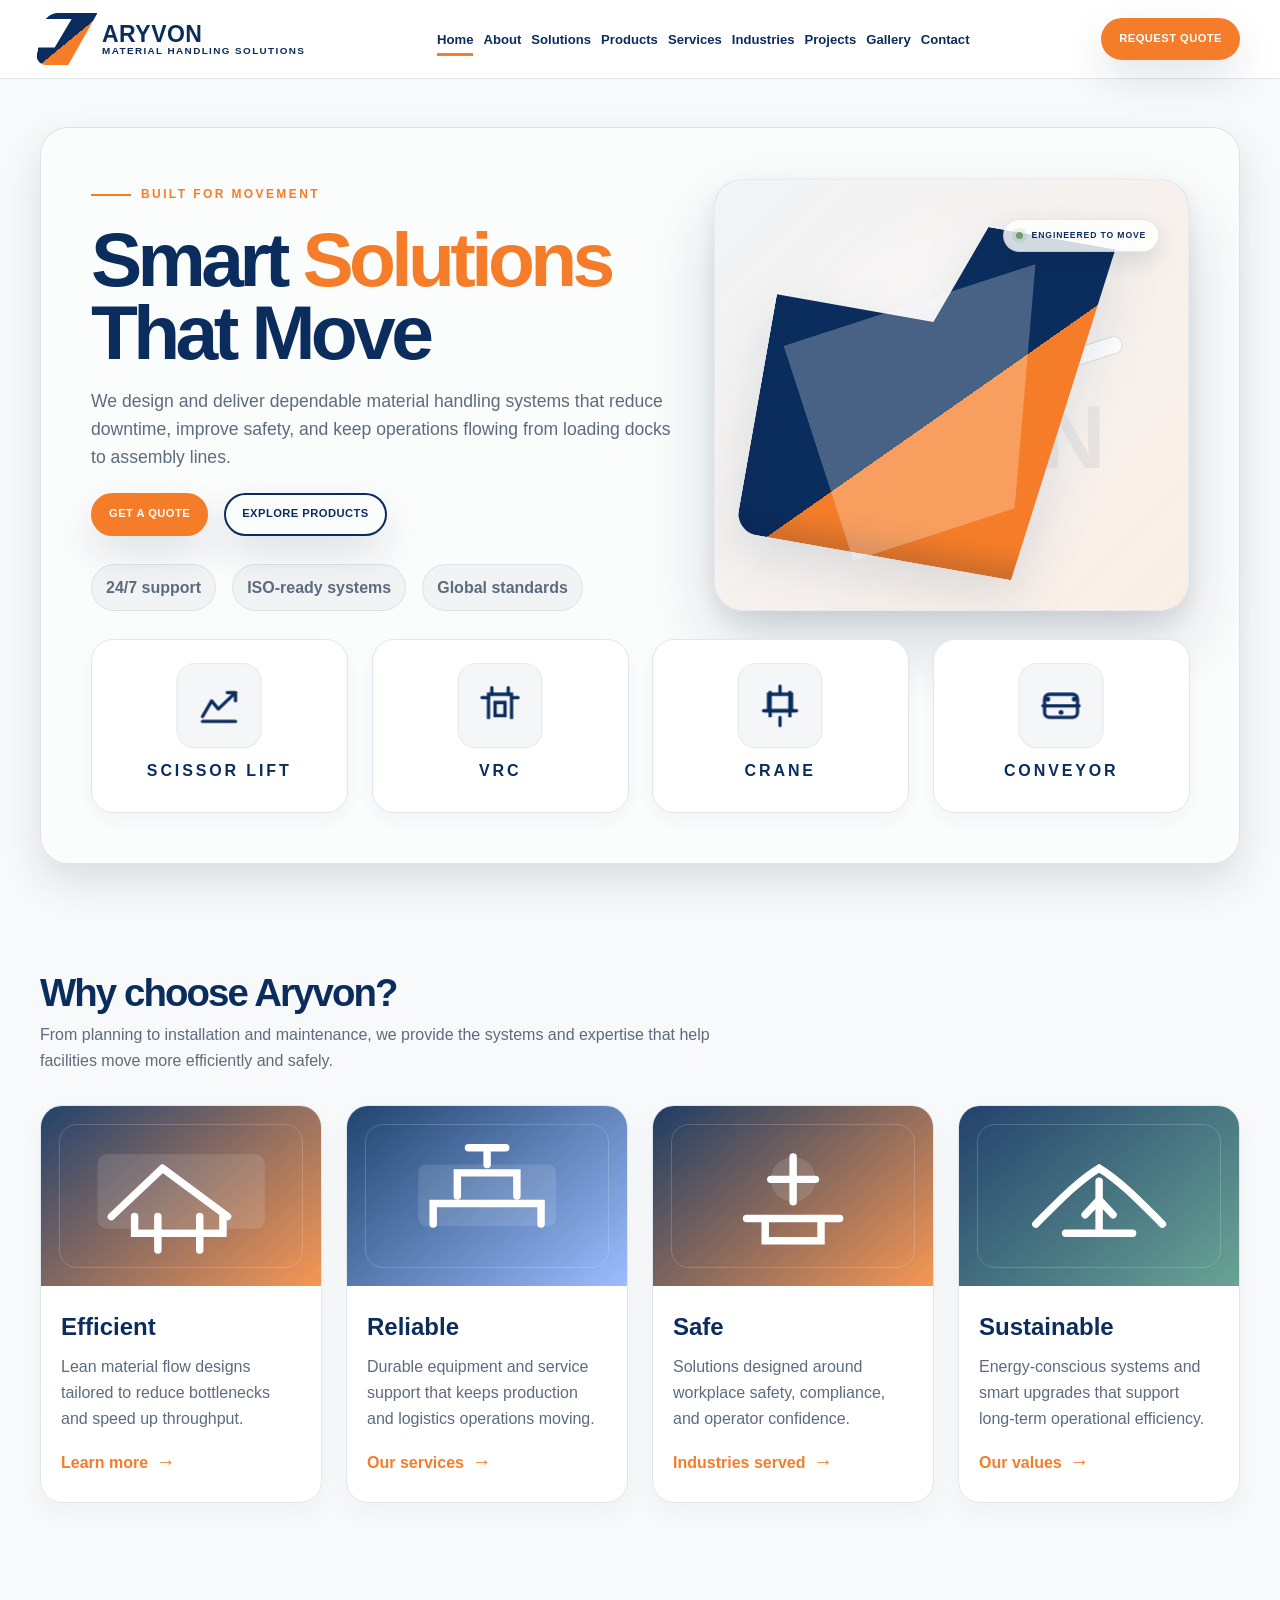
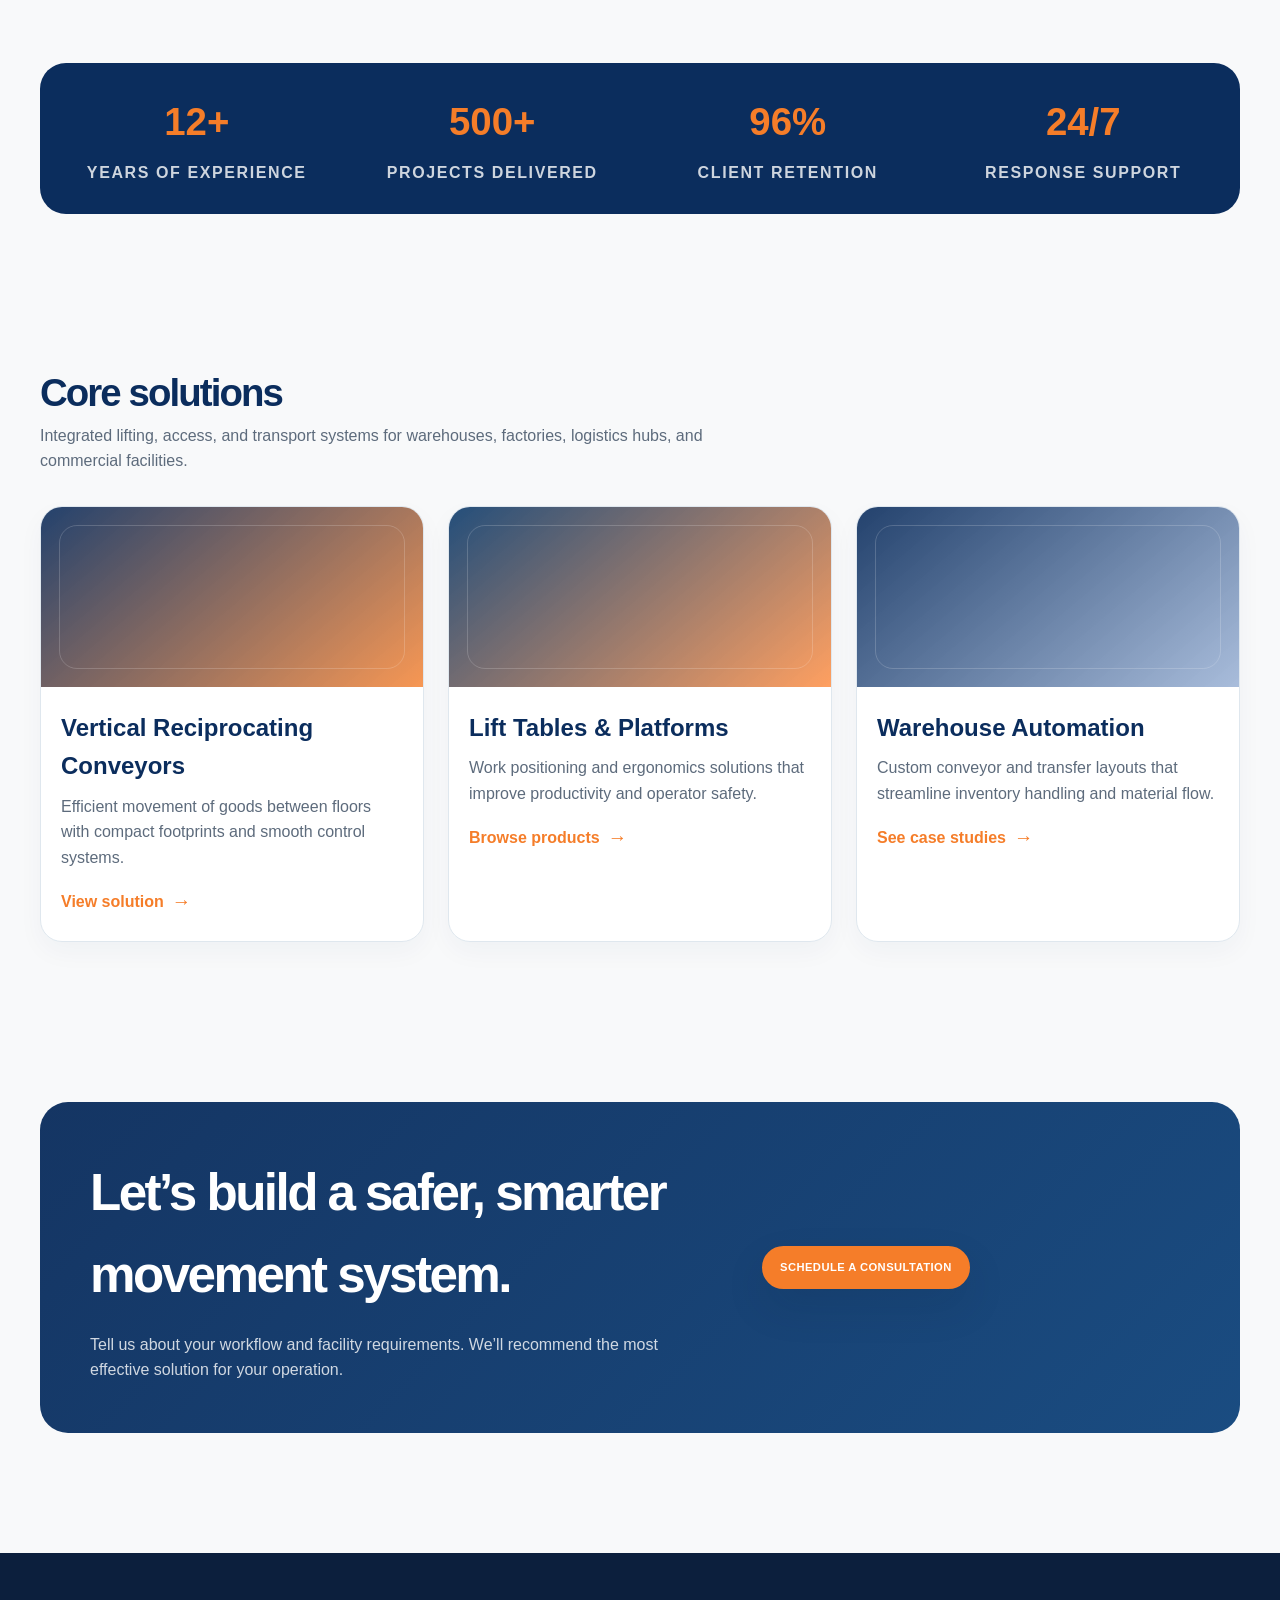
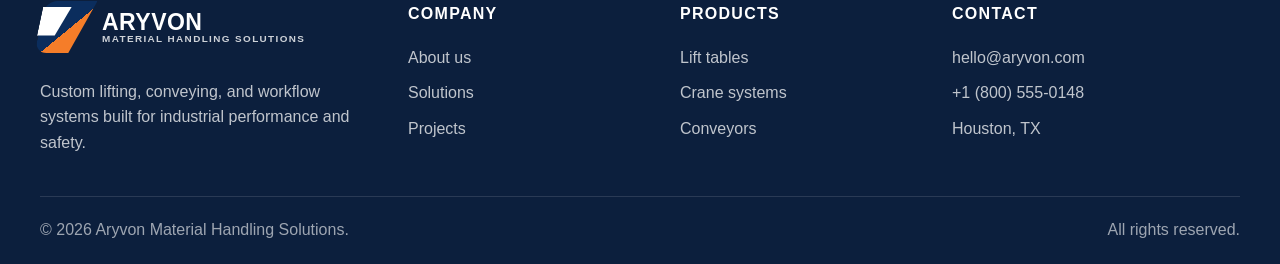
<file: index.html>
<!DOCTYPE html>
<html lang="en">
  <head>
    <meta charset="UTF-8" />
    <meta name="viewport" content="width=device-width, initial-scale=1.0" />
    <title>Aryvon Material Handling Solutions</title>
    <meta name="description" content="Aryvon Material Handling Solutions offers efficient, reliable and safe lifting, storage and conveyor systems for industrial operations." />
    <link rel="stylesheet" href="assets/css/styles.css" />
  </head>
  <body class="home-page">
    <div class="site-shell">
      <header class="topbar">
        <div class="container topbar-inner">
          <a href="index.html" class="brand" aria-label="Aryvon home">
            <span class="brand-mark" aria-hidden="true"></span>
            <span class="brand-word">
              <strong>ARYVON</strong>
              <span>Material Handling Solutions</span>
            </span>
          </a>

          <nav class="nav" aria-label="Main navigation">
            <a class="active" href="index.html">Home</a>
            <a href="about.html">About</a>
            <a href="solutions.html">Solutions</a>
            <a href="products.html">Products</a>
            <a href="services.html">Services</a>
            <a href="industries.html">Industries</a>
            <a href="projects.html">Projects</a>
            <a href="gallery.html">Gallery</a>
            <a href="contact.html">Contact</a>
          </nav>

          <a class="btn btn--orange" href="quote.html">Request Quote</a>
          <button class="menu-toggle" type="button" aria-label="Toggle menu" aria-expanded="false">☰</button>
        </div>
      </header>

      <main>
        <section class="hero">
          <div class="container hero-box">
            <div class="hero-standalone">
              <div>
                <div class="hero-kicker">Built for movement</div>
                <h1>Smart <span>Solutions</span> That Move</h1>
                <p>
                  We design and deliver dependable material handling systems that reduce downtime,
                  improve safety, and keep operations flowing from loading docks to assembly lines.
                </p>
                <div class="hero-actions">
                  <a class="btn btn--orange" href="quote.html">Get a Quote</a>
                  <a class="btn btn--ghost" href="products.html">Explore Products</a>
                </div>
                <div class="trust-row">
                  <span class="mini-stat">24/7 support</span>
                  <span class="mini-stat">ISO-ready systems</span>
                  <span class="mini-stat">Global standards</span>
                </div>
              </div>

              <div class="hero-visual">
                <div class="big-word">ARYVON</div>
                <div class="brand-scene" aria-hidden="true">
                  <div class="brand-scene-tag"><span></span> ENGINEERED TO MOVE</div>
                  <div class="logo-hero">
                    <div class="icon"></div>
                    <div class="sweep"></div>
                  </div>
                </div>
              </div>
            </div>

            <div class="feature-band">
              <article class="feature-card">
                <div class="feature-icon">
                  <svg viewBox="0 0 64 64" fill="none" xmlns="http://www.w3.org/2000/svg"><path d="M12 45L23 26L31 36L52 16" stroke="currentColor" stroke-width="4" stroke-linecap="round" stroke-linejoin="round"/><path d="M42 16H52V26" stroke="currentColor" stroke-width="4" stroke-linecap="round" stroke-linejoin="round"/><path d="M12 51H52" stroke="currentColor" stroke-width="4" stroke-linecap="round"/></svg>
                </div>
                <h3>Scissor Lift</h3>
              </article>

              <article class="feature-card">
                <div class="feature-icon">
                  <svg viewBox="0 0 64 64" fill="none" xmlns="http://www.w3.org/2000/svg"><path d="M18 48V18H46V48" stroke="currentColor" stroke-width="4"/><path d="M10 22H18M46 22H54M22 10V18M42 10V18" stroke="currentColor" stroke-width="4" stroke-linecap="round"/><path d="M26 28H38V44H26V28Z" stroke="currentColor" stroke-width="4"/></svg>
                </div>
                <h3>VRC</h3>
              </article>

              <article class="feature-card">
                <div class="feature-icon">
                  <svg viewBox="0 0 64 64" fill="none" xmlns="http://www.w3.org/2000/svg"><path d="M20 14V46M44 14V46M18 18H46V38H18V18Z" stroke="currentColor" stroke-width="4"/><path d="M32 18V8M32 46V56" stroke="currentColor" stroke-width="4" stroke-linecap="round"/><path d="M12 38H52" stroke="currentColor" stroke-width="4" stroke-linecap="round"/></svg>
                </div>
                <h3>Crane</h3>
              </article>

              <article class="feature-card">
                <div class="feature-icon">
                  <svg viewBox="0 0 64 64" fill="none" xmlns="http://www.w3.org/2000/svg"><path d="M10 32H54" stroke="currentColor" stroke-width="4" stroke-linecap="round"/><path d="M22 18H46C49 18 52 20 52 24V40C52 44 49 46 46 46H18C15 46 12 44 12 40V24C12 20 15 18 18 18H22Z" stroke="currentColor" stroke-width="4"/><circle cx="16" cy="24" r="3" fill="currentColor"/><circle cx="48" cy="24" r="3" fill="currentColor"/><circle cx="32" cy="40" r="3" fill="currentColor"/></svg>
                </div>
                <h3>Conveyor</h3>
              </article>
            </div>
          </div>
        </section>

        <section class="section">
          <div class="container">
            <div class="heading">
              <h2>Why choose Aryvon?</h2>
              <p>From planning to installation and maintenance, we provide the systems and expertise that help facilities move more efficiently and safely.</p>
            </div>

            <div class="grid-4">
              <article class="card">
                <div class="media" aria-hidden="true">
                  <svg viewBox="0 0 220 140" xmlns="http://www.w3.org/2000/svg">
                    <rect x="20" y="25" width="180" height="80" rx="10" fill="rgba(255,255,255,0.12)"/>
                    <path d="M35 92 L90 40 L160 92" fill="none" stroke="#fff" stroke-width="8" stroke-linecap="round" stroke-linejoin="round"/>
                    <path d="M60 92 V110 H155 V92" fill="none" stroke="#fff" stroke-width="8" stroke-linecap="round"/>
                    <path d="M85 92 V128" stroke="#fff" stroke-width="8" stroke-linecap="round"/>
                    <path d="M130 92 V128" stroke="#fff" stroke-width="8" stroke-linecap="round"/>
                  </svg>
                </div>
                <div class="content">
                  <h3>Efficient</h3>
                  <p>Lean material flow designs tailored to reduce bottlenecks and speed up throughput.</p>
                  <a class="link-arrow" href="solutions.html">Learn more</a>
                </div>
              </article>

              <article class="card">
                <div class="media" aria-hidden="true" style="background: linear-gradient(140deg, rgba(8,48,94,0.9), rgba(130,173,255,0.8));">
                  <svg viewBox="0 0 220 140" xmlns="http://www.w3.org/2000/svg">
                    <rect x="36" y="36" width="148" height="66" rx="8" fill="rgba(255,255,255,0.12)"/>
                    <path d="M52 100 V78 H168 V100" fill="none" stroke="#fff" stroke-width="8" stroke-linecap="round"/>
                    <path d="M78 70 V45 H142 V70" fill="none" stroke="#fff" stroke-width="8" stroke-linecap="round"/>
                    <path d="M110 36 V18" stroke="#fff" stroke-width="8" stroke-linecap="round"/>
                    <path d="M90 18 H130" stroke="#fff" stroke-width="8" stroke-linecap="round"/>
                  </svg>
                </div>
                <div class="content">
                  <h3>Reliable</h3>
                  <p>Durable equipment and service support that keeps production and logistics operations moving.</p>
                  <a class="link-arrow" href="services.html">Our services</a>
                </div>
              </article>

              <article class="card">
                <div class="media" aria-hidden="true" style="background: linear-gradient(140deg, rgba(6,40,84,0.9), rgba(245,125,41,0.8));">
                  <svg viewBox="0 0 220 140" xmlns="http://www.w3.org/2000/svg">
                    <circle cx="110" cy="52" r="24" fill="rgba(255,255,255,0.12)"/>
                    <path d="M110 28 V76" stroke="#fff" stroke-width="8" stroke-linecap="round"/>
                    <path d="M86 52 H134" stroke="#fff" stroke-width="8" stroke-linecap="round"/>
                    <path d="M60 94 H160" stroke="#fff" stroke-width="8" stroke-linecap="round"/>
                    <path d="M80 94 V118 H140 V94" fill="none" stroke="#fff" stroke-width="8" stroke-linecap="round"/>
                  </svg>
                </div>
                <div class="content">
                  <h3>Safe</h3>
                  <p>Solutions designed around workplace safety, compliance, and operator confidence.</p>
                  <a class="link-arrow" href="industries.html">Industries served</a>
                </div>
              </article>

              <article class="card">
                <div class="media" aria-hidden="true" style="background: linear-gradient(140deg, rgba(11,45,93,0.9), rgba(68,141,122,0.8));">
                  <svg viewBox="0 0 220 140" xmlns="http://www.w3.org/2000/svg">
                    <path d="M42 100 C72 70, 90 52, 110 40 C130 52, 148 70, 178 100" fill="none" stroke="#fff" stroke-width="8" stroke-linecap="round"/>
                    <path d="M74 110 H146" stroke="#fff" stroke-width="8" stroke-linecap="round"/>
                    <path d="M110 110 V54" stroke="#fff" stroke-width="8" stroke-linecap="round"/>
                    <path d="M95 90 L110 74 L125 90" fill="none" stroke="#fff" stroke-width="8" stroke-linecap="round" stroke-linejoin="round"/>
                  </svg>
                </div>
                <div class="content">
                  <h3>Sustainable</h3>
                  <p>Energy-conscious systems and smart upgrades that support long-term operational efficiency.</p>
                  <a class="link-arrow" href="about.html">Our values</a>
                </div>
              </article>
            </div>
          </div>
        </section>

        <section class="section">
          <div class="container">
            <div class="stats">
              <div class="stats-grid">
                <div class="stat-box">
                  <strong>12+</strong>
                  <span>Years of experience</span>
                </div>
                <div class="stat-box">
                  <strong>500+</strong>
                  <span>Projects delivered</span>
                </div>
                <div class="stat-box">
                  <strong>96%</strong>
                  <span>Client retention</span>
                </div>
                <div class="stat-box">
                  <strong>24/7</strong>
                  <span>Response support</span>
                </div>
              </div>
            </div>
          </div>
        </section>

        <section class="section">
          <div class="container">
            <div class="heading">
              <h2>Core solutions</h2>
              <p>Integrated lifting, access, and transport systems for warehouses, factories, logistics hubs, and commercial facilities.</p>
            </div>

            <div class="grid-3">
              <article class="card">
                <div class="media" aria-hidden="true"></div>
                <div class="content">
                  <h3>Vertical Reciprocating Conveyors</h3>
                  <p>Efficient movement of goods between floors with compact footprints and smooth control systems.</p>
                  <a class="link-arrow" href="solutions.html">View solution</a>
                </div>
              </article>

              <article class="card">
                <div class="media" aria-hidden="true" style="background: linear-gradient(140deg, rgba(12,59,108,0.9), rgba(255,133,52,0.78));"></div>
                <div class="content">
                  <h3>Lift Tables & Platforms</h3>
                  <p>Work positioning and ergonomics solutions that improve productivity and operator safety.</p>
                  <a class="link-arrow" href="products.html">Browse products</a>
                </div>
              </article>

              <article class="card">
                <div class="media" aria-hidden="true" style="background: linear-gradient(140deg, rgba(11,45,93,0.9), rgba(147,172,210,0.8));"></div>
                <div class="content">
                  <h3>Warehouse Automation</h3>
                  <p>Custom conveyor and transfer layouts that streamline inventory handling and material flow.</p>
                  <a class="link-arrow" href="projects.html">See case studies</a>
                </div>
              </article>
            </div>
          </div>
        </section>

        <section class="section">
          <div class="container quote-box">
            <div>
              <h3>Let’s build a safer, smarter movement system.</h3>
              <p>Tell us about your workflow and facility requirements. We’ll recommend the most effective solution for your operation.</p>
            </div>
            <div>
              <a class="btn btn--orange" href="quote.html">Schedule a consultation</a>
            </div>
          </div>
        </section>
      </main>

      <footer class="footer">
        <div class="container">
          <div class="footer-grid">
            <div>
              <div class="brand" aria-label="Aryvon home">
                <span class="brand-mark" aria-hidden="true"></span>
                <span class="brand-word">
                  <strong style="color: white;">ARYVON</strong>
                  <span style="color: rgba(255,255,255,.8);">Material Handling Solutions</span>
                </span>
              </div>
              <p style="margin-top: 18px; max-width: 320px;">Custom lifting, conveying, and workflow systems built for industrial performance and safety.</p>
            </div>

            <div>
              <h4>Company</h4>
              <ul class="footer-list">
                <li><a href="about.html">About us</a></li>
                <li><a href="solutions.html">Solutions</a></li>
                <li><a href="projects.html">Projects</a></li>
              </ul>
            </div>

            <div>
              <h4>Products</h4>
              <ul class="footer-list">
                <li><a href="products.html">Lift tables</a></li>
                <li><a href="products.html">Crane systems</a></li>
                <li><a href="products.html">Conveyors</a></li>
              </ul>
            </div>

            <div>
              <h4>Contact</h4>
              <ul class="footer-list">
                <li>hello@aryvon.com</li>
                <li>+1 (800) 555-0148</li>
                <li>Houston, TX</li>
              </ul>
            </div>
          </div>

          <div class="footer-bottom">
            <span>© <span id="year"></span> Aryvon Material Handling Solutions.</span>
            <span>All rights reserved.</span>
          </div>
        </div>
      </footer>
    </div>

    <script src="assets/js/script.js"></script>
  </body>
</html>
</file>
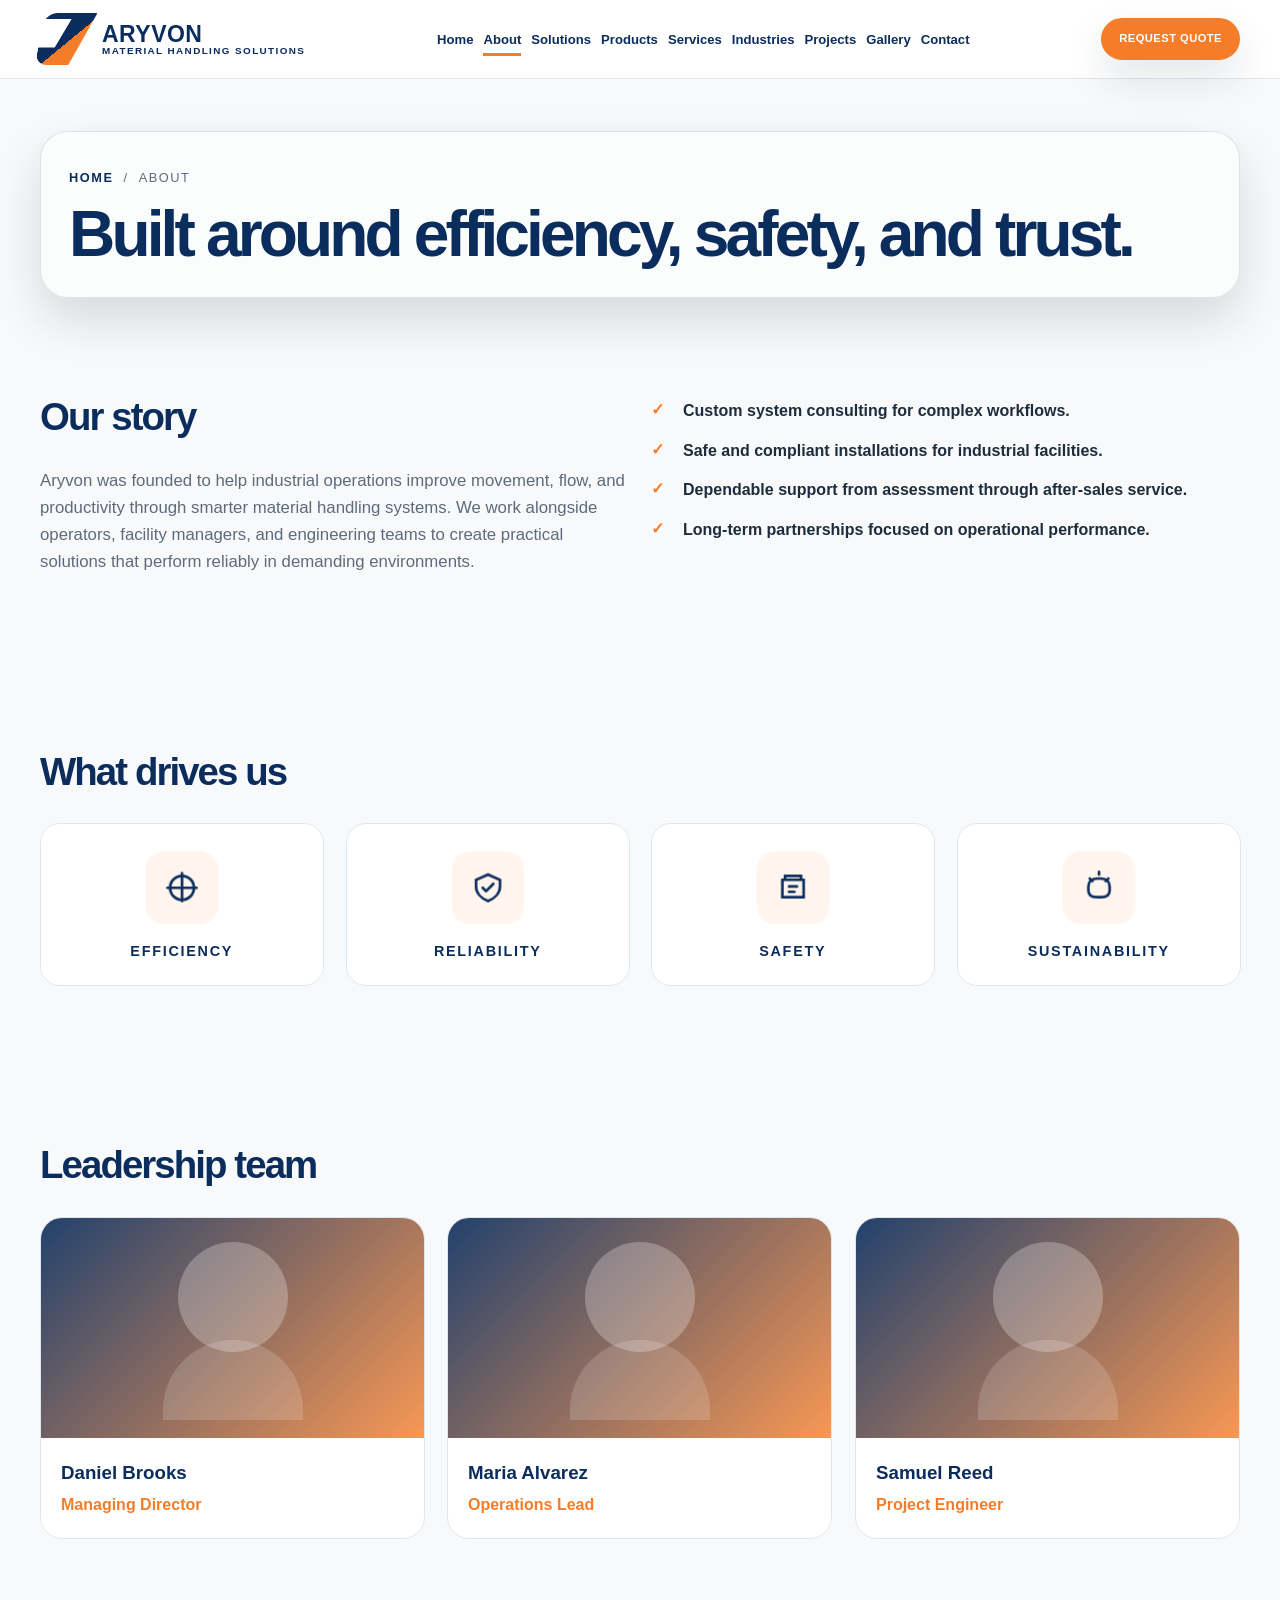
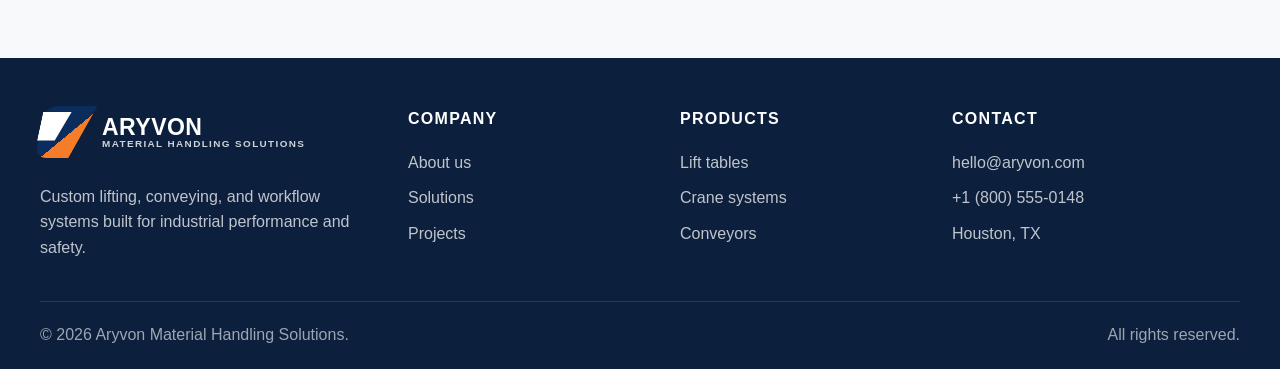
<file: about.html>
<!DOCTYPE html>
<html lang="en">
  <head>
    <meta charset="UTF-8" />
    <meta name="viewport" content="width=device-width, initial-scale=1.0" />
    <title>About | Aryvon</title>
    <link rel="stylesheet" href="assets/css/styles.css" />
  </head>
  <body>
    <div class="site-shell">
      <header class="topbar">
        <div class="container topbar-inner">
          <a href="index.html" class="brand" aria-label="Aryvon home">
            <span class="brand-mark" aria-hidden="true"></span>
            <span class="brand-word">
              <strong>ARYVON</strong>
              <span>Material Handling Solutions</span>
            </span>
          </a>
          <nav class="nav" aria-label="Main navigation">
            <a href="index.html">Home</a>
            <a class="active" href="about.html">About</a>
            <a href="solutions.html">Solutions</a>
            <a href="products.html">Products</a>
            <a href="services.html">Services</a>
            <a href="industries.html">Industries</a>
            <a href="projects.html">Projects</a>
            <a href="gallery.html">Gallery</a>
            <a href="contact.html">Contact</a>
          </nav>
          <a class="btn btn--orange" href="quote.html">Request Quote</a>
          <button class="menu-toggle" type="button" aria-label="Toggle menu" aria-expanded="false">☰</button>
        </div>
      </header>

      <main>
        <section class="page-hero">
          <div class="container hero-box">
            <div class="breadcrumbs"><a href="index.html">Home</a> / <span>About</span></div>
            <h1>Built around efficiency, safety, and trust.</h1>
          </div>
        </section>

        <section class="section">
          <div class="container text-columns">
            <div>
              <div class="heading">
                <h2>Our story</h2>
              </div>
              <p style="font-size: 1.05rem; color: var(--muted);">
                Aryvon was founded to help industrial operations improve movement, flow, and productivity through smarter material handling systems. We work alongside operators, facility managers, and engineering teams to create practical solutions that perform reliably in demanding environments.
              </p>
            </div>
            <div>
              <ul class="list-check">
                <li>Custom system consulting for complex workflows.</li>
                <li>Safe and compliant installations for industrial facilities.</li>
                <li>Dependable support from assessment through after-sales service.</li>
                <li>Long-term partnerships focused on operational performance.</li>
              </ul>
            </div>
          </div>
        </section>

        <section class="section">
          <div class="container">
            <div class="heading">
              <h2>What drives us</h2>
            </div>
            <div class="value-grid">
              <article class="value-card">
                <div class="icon-wrap">
                  <svg viewBox="0 0 64 64" width="42" height="42" fill="none" xmlns="http://www.w3.org/2000/svg"><path d="M32 10V52M10 32H54" stroke="currentColor" stroke-width="4" stroke-linecap="round"/><circle cx="32" cy="32" r="18" stroke="currentColor" stroke-width="4"/></svg>
                </div>
                <h3>Efficiency</h3>
              </article>

              <article class="value-card">
                <div class="icon-wrap">
                  <svg viewBox="0 0 64 64" width="42" height="42" fill="none" xmlns="http://www.w3.org/2000/svg"><path d="M32 12L50 20V30C50 40 42 48 32 52C22 48 14 40 14 30V20L32 12Z" stroke="currentColor" stroke-width="4"/><path d="M24 32L29 37L40 26" stroke="currentColor" stroke-width="4" stroke-linecap="round" stroke-linejoin="round"/></svg>
                </div>
                <h3>Reliability</h3>
              </article>

              <article class="value-card">
                <div class="icon-wrap">
                  <svg viewBox="0 0 64 64" width="42" height="42" fill="none" xmlns="http://www.w3.org/2000/svg"><path d="M16 20H48V46H16V20Z" stroke="currentColor" stroke-width="4"/><path d="M20 20V14H44V20" stroke="currentColor" stroke-width="4"/><path d="M26 30H38" stroke="currentColor" stroke-width="4" stroke-linecap="round"/><path d="M26 38H34" stroke="currentColor" stroke-width="4" stroke-linecap="round"/></svg>
                </div>
                <h3>Safety</h3>
              </article>

              <article class="value-card">
                <div class="icon-wrap">
                  <svg viewBox="0 0 64 64" width="42" height="42" fill="none" xmlns="http://www.w3.org/2000/svg"><path d="M16 30C16 24 20 18 29 18H35C44 18 48 24 48 30V36C48 42 44 46 35 46H29C20 46 16 42 16 36V30Z" stroke="currentColor" stroke-width="4"/><path d="M32 12V8M22 22L18 18M42 22L46 18" stroke="currentColor" stroke-width="4" stroke-linecap="round"/></svg>
                </div>
                <h3>Sustainability</h3>
              </article>
            </div>
          </div>
        </section>

        <section class="section">
          <div class="container">
            <div class="heading">
              <h2>Leadership team</h2>
            </div>
            <div class="team-grid">
              <article class="person">
                <div class="avatar" aria-hidden="true"></div>
                <div class="meta">
                  <h3>Daniel Brooks</h3>
                  <span>Managing Director</span>
                </div>
              </article>
              <article class="person">
                <div class="avatar" aria-hidden="true"></div>
                <div class="meta">
                  <h3>Maria Alvarez</h3>
                  <span>Operations Lead</span>
                </div>
              </article>
              <article class="person">
                <div class="avatar" aria-hidden="true"></div>
                <div class="meta">
                  <h3>Samuel Reed</h3>
                  <span>Project Engineer</span>
                </div>
              </article>
            </div>
          </div>
        </section>
      </main>

      <footer class="footer">
        <div class="container">
          <div class="footer-grid">
            <div>
              <div class="brand" aria-label="Aryvon home">
                <span class="brand-mark" aria-hidden="true"></span>
                <span class="brand-word">
                  <strong style="color: white;">ARYVON</strong>
                  <span style="color: rgba(255,255,255,.8);">Material Handling Solutions</span>
                </span>
              </div>
              <p style="margin-top: 18px; max-width: 320px;">Custom lifting, conveying, and workflow systems built for industrial performance and safety.</p>
            </div>
            <div>
              <h4>Company</h4>
              <ul class="footer-list">
                <li><a href="about.html">About us</a></li>
                <li><a href="solutions.html">Solutions</a></li>
                <li><a href="projects.html">Projects</a></li>
              </ul>
            </div>
            <div>
              <h4>Products</h4>
              <ul class="footer-list">
                <li><a href="products.html">Lift tables</a></li>
                <li><a href="products.html">Crane systems</a></li>
                <li><a href="products.html">Conveyors</a></li>
              </ul>
            </div>
            <div>
              <h4>Contact</h4>
              <ul class="footer-list">
                <li>hello@aryvon.com</li>
                <li>+1 (800) 555-0148</li>
                <li>Houston, TX</li>
              </ul>
            </div>
          </div>
          <div class="footer-bottom">
            <span>© <span id="year"></span> Aryvon Material Handling Solutions.</span>
            <span>All rights reserved.</span>
          </div>
        </div>
      </footer>
    </div>
    <script src="assets/js/script.js"></script>
  </body>
</html>
</file>
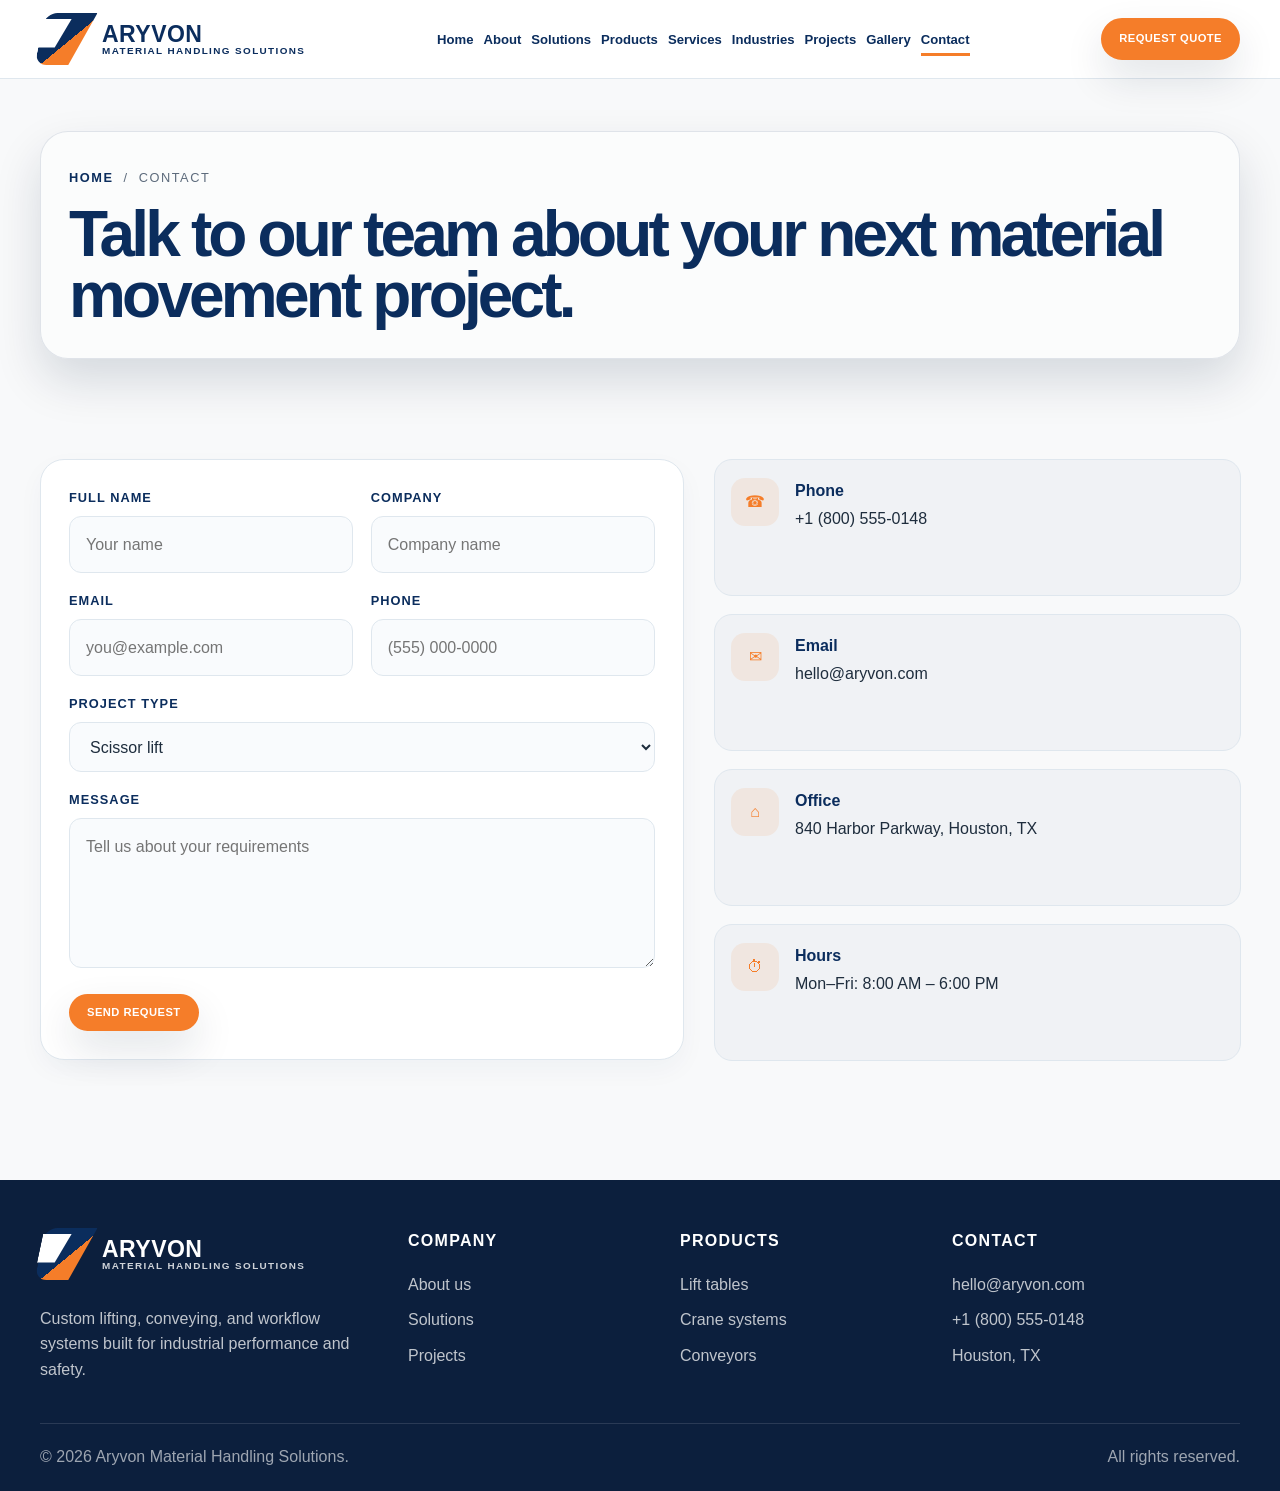
<file: contact.html>
<!DOCTYPE html>
<html lang="en">
  <head>
    <meta charset="UTF-8" />
    <meta name="viewport" content="width=device-width, initial-scale=1.0" />
    <title>Contact | Aryvon</title>
    <link rel="stylesheet" href="assets/css/styles.css" />
  </head>
  <body>
    <div class="site-shell">
      <header class="topbar">
        <div class="container topbar-inner">
          <a href="index.html" class="brand" aria-label="Aryvon home">
            <span class="brand-mark" aria-hidden="true"></span>
            <span class="brand-word">
              <strong>ARYVON</strong>
              <span>Material Handling Solutions</span>
            </span>
          </a>
          <nav class="nav" aria-label="Main navigation">
            <a href="index.html">Home</a>
            <a href="about.html">About</a>
            <a href="solutions.html">Solutions</a>
            <a href="products.html">Products</a>
            <a href="services.html">Services</a>
            <a href="industries.html">Industries</a>
            <a href="projects.html">Projects</a>
            <a href="gallery.html">Gallery</a>
            <a class="active" href="contact.html">Contact</a>
          </nav>
          <a class="btn btn--orange" href="quote.html">Request Quote</a>
          <button class="menu-toggle" type="button" aria-label="Toggle menu" aria-expanded="false">☰</button>
        </div>
      </header>

      <main>
        <section class="page-hero">
          <div class="container hero-box">
            <div class="breadcrumbs"><a href="index.html">Home</a> / <span>Contact</span></div>
            <h1>Talk to our team about your next material movement project.</h1>
          </div>
        </section>

        <section class="section">
          <div class="container form-grid">
            <div class="form-card">
              <form>
                <div>
                  <label for="name">Full name</label>
                  <input id="name" type="text" placeholder="Your name" />
                </div>
                <div>
                  <label for="company">Company</label>
                  <input id="company" type="text" placeholder="Company name" />
                </div>
                <div>
                  <label for="email">Email</label>
                  <input id="email" type="email" placeholder="you@example.com" />
                </div>
                <div>
                  <label for="phone">Phone</label>
                  <input id="phone" type="tel" placeholder="(555) 000-0000" />
                </div>
                <div class="full">
                  <label for="subject">Project type</label>
                  <select id="subject">
                    <option>Scissor lift</option>
                    <option>Vertical conveyor</option>
                    <option>Crane system</option>
                    <option>Conveyor installation</option>
                    <option>Maintenance support</option>
                  </select>
                </div>
                <div class="full">
                  <label for="message">Message</label>
                  <textarea id="message" placeholder="Tell us about your requirements"></textarea>
                </div>
                <div class="full">
                  <button class="btn btn--orange" type="button">Send request</button>
                </div>
              </form>
            </div>

            <aside class="contact-list">
              <div class="contact-item">
                <div class="icon-wrap">☎</div>
                <div>
                  <strong>Phone</strong>
                  +1 (800) 555-0148
                </div>
              </div>
              <div class="contact-item">
                <div class="icon-wrap">✉</div>
                <div>
                  <strong>Email</strong>
                  hello@aryvon.com
                </div>
              </div>
              <div class="contact-item">
                <div class="icon-wrap">⌂</div>
                <div>
                  <strong>Office</strong>
                  840 Harbor Parkway, Houston, TX
                </div>
              </div>
              <div class="contact-item">
                <div class="icon-wrap">⏱</div>
                <div>
                  <strong>Hours</strong>
                  Mon–Fri: 8:00 AM – 6:00 PM
                </div>
              </div>
            </aside>
          </div>
        </section>
      </main>

      <footer class="footer">
        <div class="container">
          <div class="footer-grid">
            <div>
              <div class="brand" aria-label="Aryvon home">
                <span class="brand-mark" aria-hidden="true"></span>
                <span class="brand-word">
                  <strong style="color: white;">ARYVON</strong>
                  <span style="color: rgba(255,255,255,.8);">Material Handling Solutions</span>
                </span>
              </div>
              <p style="margin-top: 18px; max-width: 320px;">Custom lifting, conveying, and workflow systems built for industrial performance and safety.</p>
            </div>
            <div>
              <h4>Company</h4>
              <ul class="footer-list">
                <li><a href="about.html">About us</a></li>
                <li><a href="solutions.html">Solutions</a></li>
                <li><a href="projects.html">Projects</a></li>
              </ul>
            </div>
            <div>
              <h4>Products</h4>
              <ul class="footer-list">
                <li><a href="products.html">Lift tables</a></li>
                <li><a href="products.html">Crane systems</a></li>
                <li><a href="products.html">Conveyors</a></li>
              </ul>
            </div>
            <div>
              <h4>Contact</h4>
              <ul class="footer-list">
                <li>hello@aryvon.com</li>
                <li>+1 (800) 555-0148</li>
                <li>Houston, TX</li>
              </ul>
            </div>
          </div>
          <div class="footer-bottom">
            <span>© <span id="year"></span> Aryvon Material Handling Solutions.</span>
            <span>All rights reserved.</span>
          </div>
        </div>
      </footer>
    </div>
    <script src="assets/js/script.js"></script>
  </body>
</html>
</file>
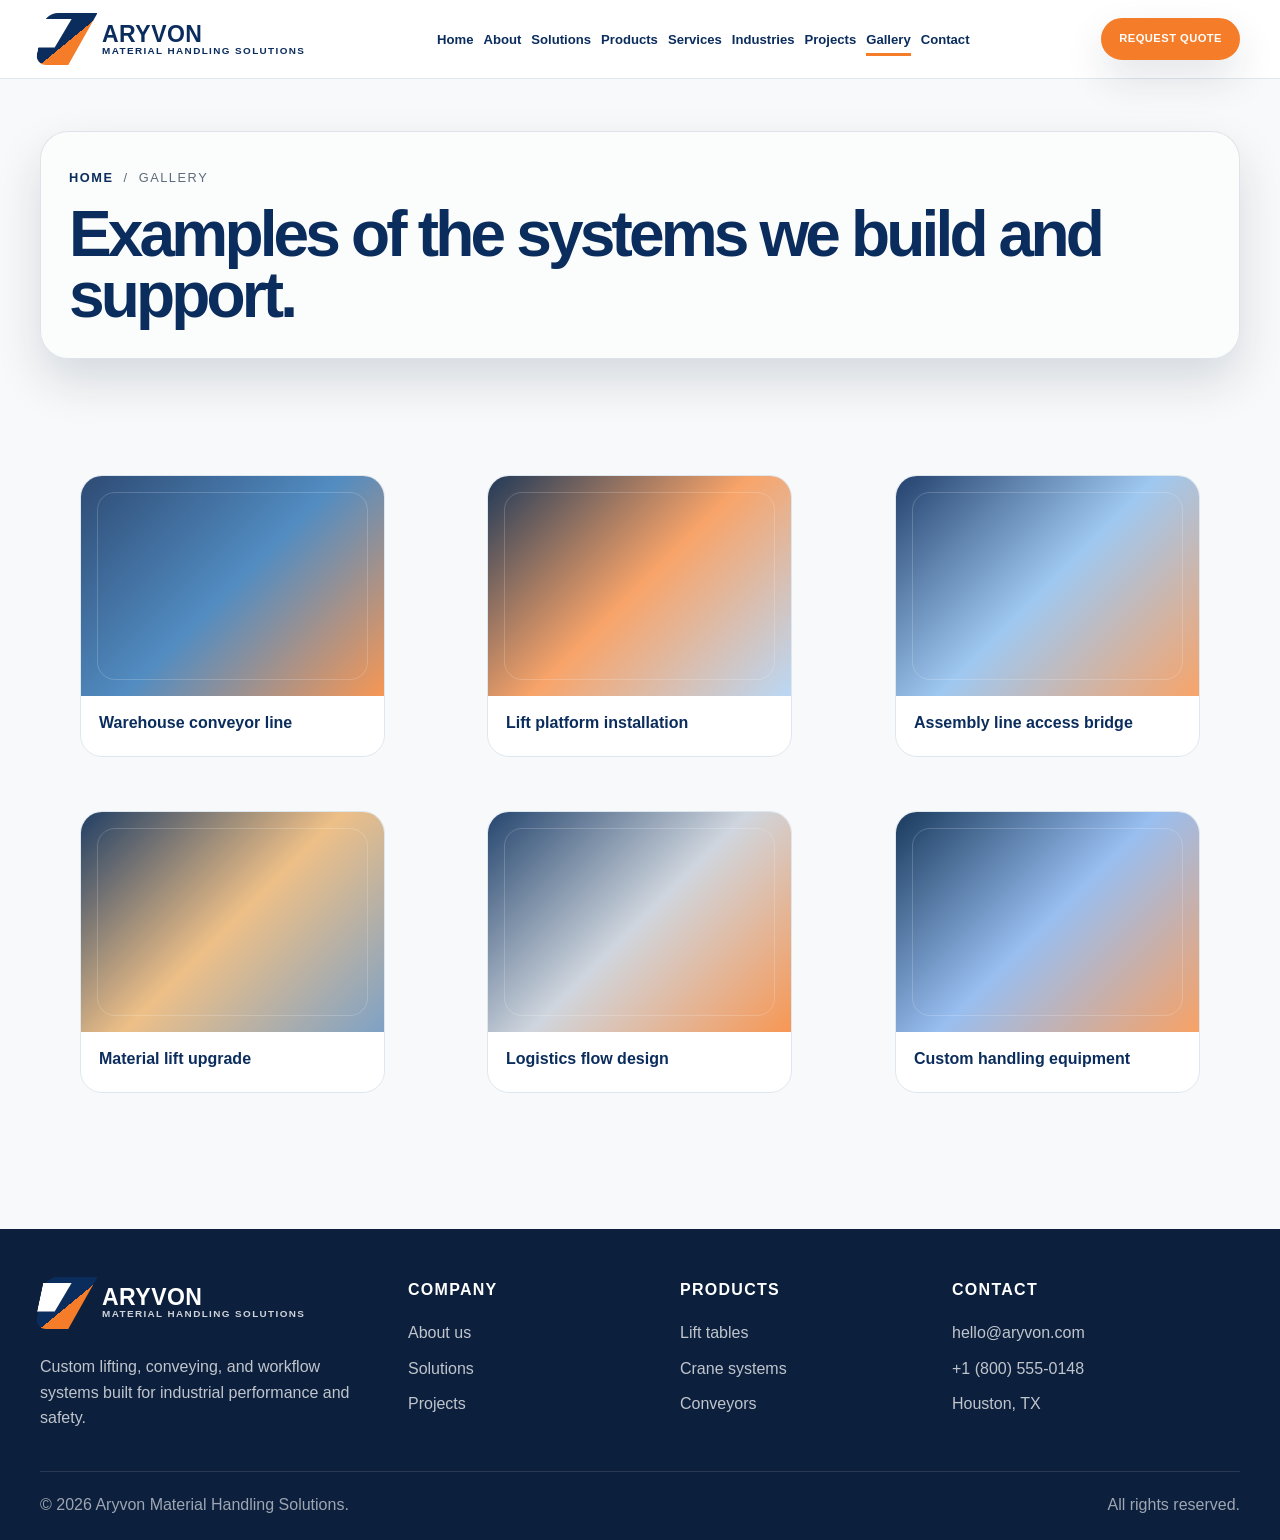
<file: gallery.html>
<!DOCTYPE html>
<html lang="en">
  <head>
    <meta charset="UTF-8" />
    <meta name="viewport" content="width=device-width, initial-scale=1.0" />
    <title>Gallery | Aryvon</title>
    <link rel="stylesheet" href="assets/css/styles.css" />
  </head>
  <body>
    <div class="site-shell">
      <header class="topbar">
        <div class="container topbar-inner">
          <a href="index.html" class="brand" aria-label="Aryvon home">
            <span class="brand-mark" aria-hidden="true"></span>
            <span class="brand-word">
              <strong>ARYVON</strong>
              <span>Material Handling Solutions</span>
            </span>
          </a>
          <nav class="nav" aria-label="Main navigation">
            <a href="index.html">Home</a>
            <a href="about.html">About</a>
            <a href="solutions.html">Solutions</a>
            <a href="products.html">Products</a>
            <a href="services.html">Services</a>
            <a href="industries.html">Industries</a>
            <a href="projects.html">Projects</a>
            <a class="active" href="gallery.html">Gallery</a>
            <a href="contact.html">Contact</a>
          </nav>
          <a class="btn btn--orange" href="quote.html">Request Quote</a>
          <button class="menu-toggle" type="button" aria-label="Toggle menu" aria-expanded="false">☰</button>
        </div>
      </header>

      <main>
        <section class="page-hero">
          <div class="container hero-box">
            <div class="breadcrumbs"><a href="index.html">Home</a> / <span>Gallery</span></div>
            <h1>Examples of the systems we build and support.</h1>
          </div>
        </section>

        <section class="section">
          <div class="container gallery-grid">
            <figure class="gallery-item">
              <div class="gallery-image" aria-hidden="true"></div>
              <figcaption>Warehouse conveyor line</figcaption>
            </figure>
            <figure class="gallery-item">
              <div class="gallery-image" aria-hidden="true" style="background: linear-gradient(135deg, rgba(8,36,70,0.9), rgba(245,125,41,0.7), rgba(157,199,241,0.7));"></div>
              <figcaption>Lift platform installation</figcaption>
            </figure>
            <figure class="gallery-item">
              <div class="gallery-image" aria-hidden="true" style="background: linear-gradient(135deg, rgba(11,45,93,0.9), rgba(118,177,235,0.7), rgba(245,125,41,0.7));"></div>
              <figcaption>Assembly line access bridge</figcaption>
            </figure>
            <figure class="gallery-item">
              <div class="gallery-image" aria-hidden="true" style="background: linear-gradient(135deg, rgba(9,42,84,0.9), rgba(232,170,95,0.75), rgba(94,138,183,0.8));"></div>
              <figcaption>Material lift upgrade</figcaption>
            </figure>
            <figure class="gallery-item">
              <div class="gallery-image" aria-hidden="true" style="background: linear-gradient(135deg, rgba(14,50,95,0.9), rgba(187,196,208,0.7), rgba(245,125,41,0.8));"></div>
              <figcaption>Logistics flow design</figcaption>
            </figure>
            <figure class="gallery-item">
              <div class="gallery-image" aria-hidden="true" style="background: linear-gradient(135deg, rgba(6,41,79,0.92), rgba(120,170,236,0.76), rgba(245,125,41,0.72));"></div>
              <figcaption>Custom handling equipment</figcaption>
            </figure>
          </div>
        </section>
      </main>

      <footer class="footer">
        <div class="container">
          <div class="footer-grid">
            <div>
              <div class="brand" aria-label="Aryvon home">
                <span class="brand-mark" aria-hidden="true"></span>
                <span class="brand-word">
                  <strong style="color: white;">ARYVON</strong>
                  <span style="color: rgba(255,255,255,.8);">Material Handling Solutions</span>
                </span>
              </div>
              <p style="margin-top: 18px; max-width: 320px;">Custom lifting, conveying, and workflow systems built for industrial performance and safety.</p>
            </div>
            <div>
              <h4>Company</h4>
              <ul class="footer-list">
                <li><a href="about.html">About us</a></li>
                <li><a href="solutions.html">Solutions</a></li>
                <li><a href="projects.html">Projects</a></li>
              </ul>
            </div>
            <div>
              <h4>Products</h4>
              <ul class="footer-list">
                <li><a href="products.html">Lift tables</a></li>
                <li><a href="products.html">Crane systems</a></li>
                <li><a href="products.html">Conveyors</a></li>
              </ul>
            </div>
            <div>
              <h4>Contact</h4>
              <ul class="footer-list">
                <li>hello@aryvon.com</li>
                <li>+1 (800) 555-0148</li>
                <li>Houston, TX</li>
              </ul>
            </div>
          </div>
          <div class="footer-bottom">
            <span>© <span id="year"></span> Aryvon Material Handling Solutions.</span>
            <span>All rights reserved.</span>
          </div>
        </div>
      </footer>
    </div>
    <script src="assets/js/script.js"></script>
  </body>
</html>
</file>
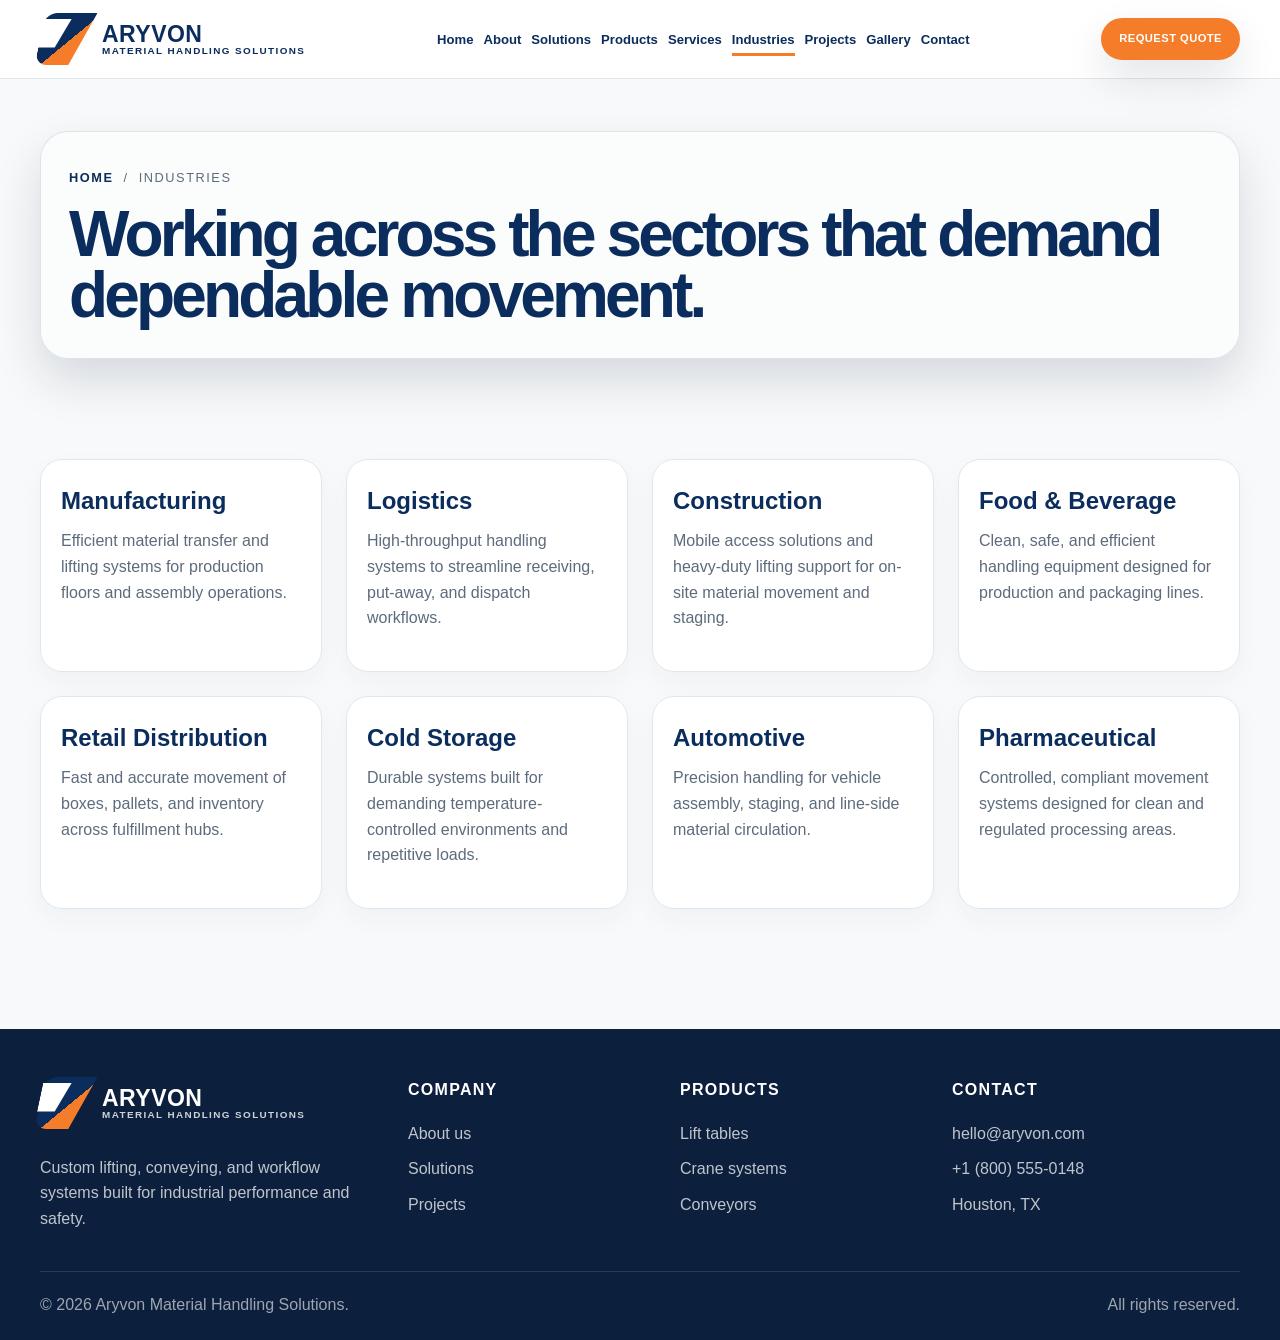
<file: industries.html>
<!DOCTYPE html>
<html lang="en">
  <head>
    <meta charset="UTF-8" />
    <meta name="viewport" content="width=device-width, initial-scale=1.0" />
    <title>Industries | Aryvon</title>
    <link rel="stylesheet" href="assets/css/styles.css" />
  </head>
  <body>
    <div class="site-shell">
      <header class="topbar">
        <div class="container topbar-inner">
          <a href="index.html" class="brand" aria-label="Aryvon home">
            <span class="brand-mark" aria-hidden="true"></span>
            <span class="brand-word">
              <strong>ARYVON</strong>
              <span>Material Handling Solutions</span>
            </span>
          </a>
          <nav class="nav" aria-label="Main navigation">
            <a href="index.html">Home</a>
            <a href="about.html">About</a>
            <a href="solutions.html">Solutions</a>
            <a href="products.html">Products</a>
            <a href="services.html">Services</a>
            <a class="active" href="industries.html">Industries</a>
            <a href="projects.html">Projects</a>
            <a href="gallery.html">Gallery</a>
            <a href="contact.html">Contact</a>
          </nav>
          <a class="btn btn--orange" href="quote.html">Request Quote</a>
          <button class="menu-toggle" type="button" aria-label="Toggle menu" aria-expanded="false">☰</button>
        </div>
      </header>

      <main>
        <section class="page-hero">
          <div class="container hero-box">
            <div class="breadcrumbs"><a href="index.html">Home</a> / <span>Industries</span></div>
            <h1>Working across the sectors that demand dependable movement.</h1>
          </div>
        </section>

        <section class="section">
          <div class="container grid-4">
            <article class="card">
              <div class="content">
                <h3>Manufacturing</h3>
                <p>Efficient material transfer and lifting systems for production floors and assembly operations.</p>
              </div>
            </article>
            <article class="card">
              <div class="content">
                <h3>Logistics</h3>
                <p>High-throughput handling systems to streamline receiving, put-away, and dispatch workflows.</p>
              </div>
            </article>
            <article class="card">
              <div class="content">
                <h3>Construction</h3>
                <p>Mobile access solutions and heavy-duty lifting support for on-site material movement and staging.</p>
              </div>
            </article>
            <article class="card">
              <div class="content">
                <h3>Food & Beverage</h3>
                <p>Clean, safe, and efficient handling equipment designed for production and packaging lines.</p>
              </div>
            </article>
            <article class="card">
              <div class="content">
                <h3>Retail Distribution</h3>
                <p>Fast and accurate movement of boxes, pallets, and inventory across fulfillment hubs.</p>
              </div>
            </article>
            <article class="card">
              <div class="content">
                <h3>Cold Storage</h3>
                <p>Durable systems built for demanding temperature-controlled environments and repetitive loads.</p>
              </div>
            </article>
            <article class="card">
              <div class="content">
                <h3>Automotive</h3>
                <p>Precision handling for vehicle assembly, staging, and line-side material circulation.</p>
              </div>
            </article>
            <article class="card">
              <div class="content">
                <h3>Pharmaceutical</h3>
                <p>Controlled, compliant movement systems designed for clean and regulated processing areas.</p>
              </div>
            </article>
          </div>
        </section>
      </main>

      <footer class="footer">
        <div class="container">
          <div class="footer-grid">
            <div>
              <div class="brand" aria-label="Aryvon home">
                <span class="brand-mark" aria-hidden="true"></span>
                <span class="brand-word">
                  <strong style="color: white;">ARYVON</strong>
                  <span style="color: rgba(255,255,255,.8);">Material Handling Solutions</span>
                </span>
              </div>
              <p style="margin-top: 18px; max-width: 320px;">Custom lifting, conveying, and workflow systems built for industrial performance and safety.</p>
            </div>
            <div>
              <h4>Company</h4>
              <ul class="footer-list">
                <li><a href="about.html">About us</a></li>
                <li><a href="solutions.html">Solutions</a></li>
                <li><a href="projects.html">Projects</a></li>
              </ul>
            </div>
            <div>
              <h4>Products</h4>
              <ul class="footer-list">
                <li><a href="products.html">Lift tables</a></li>
                <li><a href="products.html">Crane systems</a></li>
                <li><a href="products.html">Conveyors</a></li>
              </ul>
            </div>
            <div>
              <h4>Contact</h4>
              <ul class="footer-list">
                <li>hello@aryvon.com</li>
                <li>+1 (800) 555-0148</li>
                <li>Houston, TX</li>
              </ul>
            </div>
          </div>
          <div class="footer-bottom">
            <span>© <span id="year"></span> Aryvon Material Handling Solutions.</span>
            <span>All rights reserved.</span>
          </div>
        </div>
      </footer>
    </div>
    <script src="assets/js/script.js"></script>
  </body>
</html>
</file>
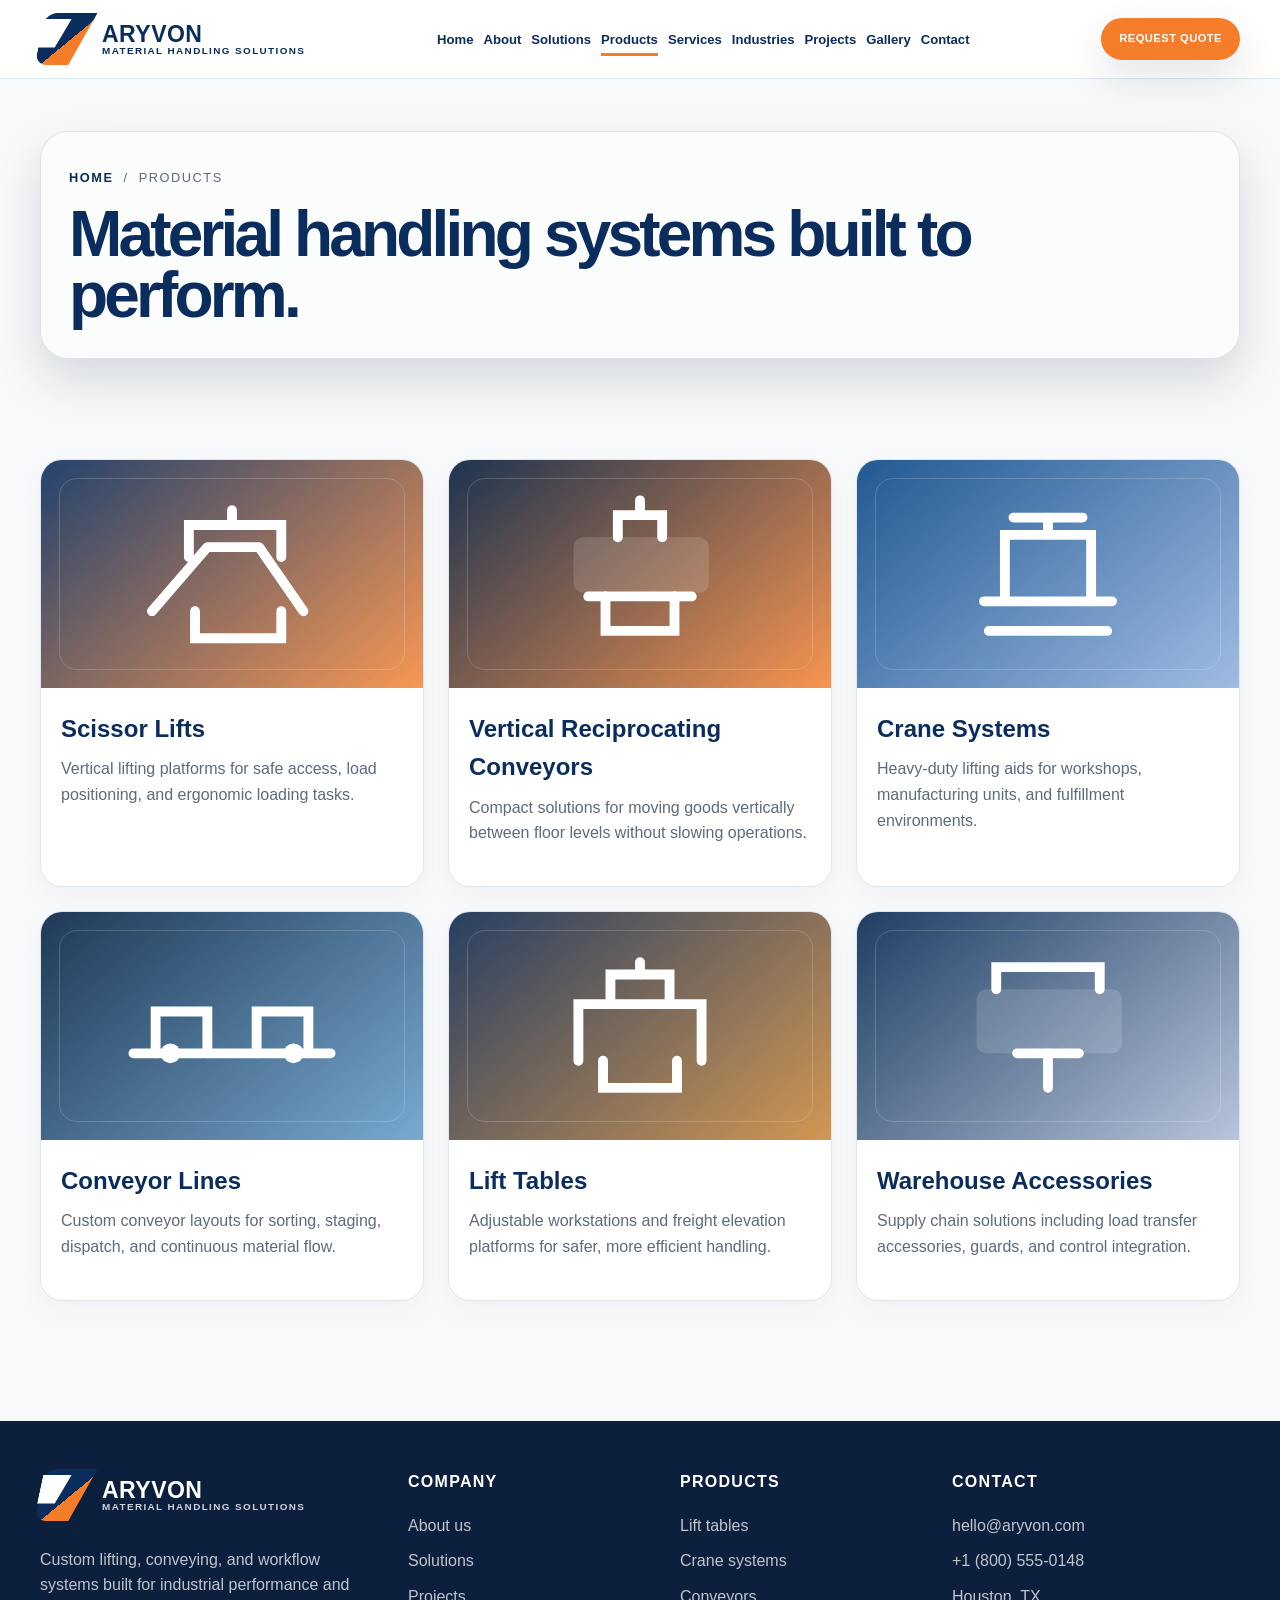
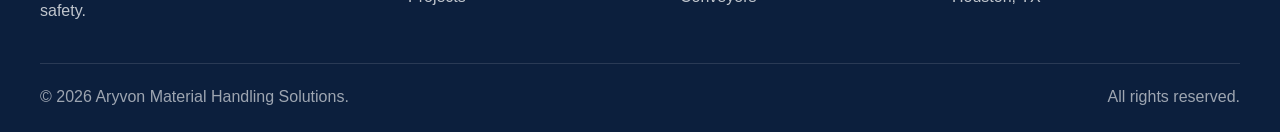
<file: products.html>
<!DOCTYPE html>
<html lang="en">
  <head>
    <meta charset="UTF-8" />
    <meta name="viewport" content="width=device-width, initial-scale=1.0" />
    <title>Products | Aryvon</title>
    <link rel="stylesheet" href="assets/css/styles.css" />
  </head>
  <body>
    <div class="site-shell">
      <header class="topbar">
        <div class="container topbar-inner">
          <a href="index.html" class="brand" aria-label="Aryvon home">
            <span class="brand-mark" aria-hidden="true"></span>
            <span class="brand-word">
              <strong>ARYVON</strong>
              <span>Material Handling Solutions</span>
            </span>
          </a>
          <nav class="nav" aria-label="Main navigation">
            <a href="index.html">Home</a>
            <a href="about.html">About</a>
            <a href="solutions.html">Solutions</a>
            <a class="active" href="products.html">Products</a>
            <a href="services.html">Services</a>
            <a href="industries.html">Industries</a>
            <a href="projects.html">Projects</a>
            <a href="gallery.html">Gallery</a>
            <a href="contact.html">Contact</a>
          </nav>
          <a class="btn btn--orange" href="quote.html">Request Quote</a>
          <button class="menu-toggle" type="button" aria-label="Toggle menu" aria-expanded="false">☰</button>
        </div>
      </header>

      <main>
        <section class="page-hero">
          <div class="container hero-box">
            <div class="breadcrumbs"><a href="index.html">Home</a> / <span>Products</span></div>
            <h1>Material handling systems built to perform.</h1>
          </div>
        </section>

        <section class="section">
          <div class="container grid-3">
            <article class="card">
              <div class="media" aria-hidden="true">
                <svg viewBox="0 0 220 140" xmlns="http://www.w3.org/2000/svg">
                  <path d="M45 100L90 48H132L168 100" fill="none" stroke="#fff" stroke-width="8" stroke-linecap="round" stroke-linejoin="round"/>
                  <path d="M80 100V122H150V100" fill="none" stroke="#fff" stroke-width="8" stroke-linecap="round"/>
                  <path d="M75 56V30H150V56" fill="none" stroke="#fff" stroke-width="8" stroke-linecap="round"/>
                  <path d="M110 30V18" stroke="#fff" stroke-width="8" stroke-linecap="round"/>
                </svg>
              </div>
              <div class="content">
                <h3>Scissor Lifts</h3>
                <p>Vertical lifting platforms for safe access, load positioning, and ergonomic loading tasks.</p>
              </div>
            </article>
            <article class="card">
              <div class="media" aria-hidden="true" style="background: linear-gradient(140deg, rgba(4,29,61,0.9), rgba(245,125,41,0.82));">
                <svg viewBox="0 0 220 140" xmlns="http://www.w3.org/2000/svg">
                  <rect x="56" y="40" width="110" height="45" rx="8" fill="rgba(255,255,255,0.14)"/>
                  <path d="M92 40V22H128V40" fill="none" stroke="#fff" stroke-width="8" stroke-linecap="round"/>
                  <path d="M68 88H152" stroke="#fff" stroke-width="8" stroke-linecap="round"/>
                  <path d="M82 88V116H138V88" fill="none" stroke="#fff" stroke-width="8" stroke-linecap="round"/>
                  <path d="M110 22V10" stroke="#fff" stroke-width="8" stroke-linecap="round"/>
                </svg>
              </div>
              <div class="content">
                <h3>Vertical Reciprocating Conveyors</h3>
                <p>Compact solutions for moving goods vertically between floor levels without slowing operations.</p>
              </div>
            </article>
            <article class="card">
              <div class="media" aria-hidden="true" style="background: linear-gradient(140deg, rgba(10,71,134,0.9), rgba(135,171,219,0.8));">
                <svg viewBox="0 0 220 140" xmlns="http://www.w3.org/2000/svg">
                  <path d="M58 92H162" stroke="#fff" stroke-width="8" stroke-linecap="round"/>
                  <path d="M75 92V38H145V92" fill="none" stroke="#fff" stroke-width="8" stroke-linecap="round"/>
                  <path d="M110 38V24" stroke="#fff" stroke-width="8" stroke-linecap="round"/>
                  <path d="M82 24H138" stroke="#fff" stroke-width="8" stroke-linecap="round"/>
                  <path d="M62 116H158" stroke="#fff" stroke-width="8" stroke-linecap="round"/>
                </svg>
              </div>
              <div class="content">
                <h3>Crane Systems</h3>
                <p>Heavy-duty lifting aids for workshops, manufacturing units, and fulfillment environments.</p>
              </div>
            </article>
            <article class="card">
              <div class="media" aria-hidden="true" style="background: linear-gradient(140deg, rgba(6,35,68,0.9), rgba(86,148,196,0.8));">
                <svg viewBox="0 0 220 140" xmlns="http://www.w3.org/2000/svg">
                  <path d="M30 92H190" stroke="#fff" stroke-width="8" stroke-linecap="round"/>
                  <path d="M48 92V58H90V92" fill="none" stroke="#fff" stroke-width="8" stroke-linecap="round"/>
                  <path d="M130 92V58H172V92" fill="none" stroke="#fff" stroke-width="8" stroke-linecap="round"/>
                  <circle cx="60" cy="92" r="8" fill="#fff"/>
                  <circle cx="160" cy="92" r="8" fill="#fff"/>
                </svg>
              </div>
              <div class="content">
                <h3>Conveyor Lines</h3>
                <p>Custom conveyor layouts for sorting, staging, dispatch, and continuous material flow.</p>
              </div>
            </article>
            <article class="card">
              <div class="media" aria-hidden="true" style="background: linear-gradient(140deg, rgba(16,42,81,0.9), rgba(200,128,45,0.82));">
                <svg viewBox="0 0 220 140" xmlns="http://www.w3.org/2000/svg">
                  <path d="M60 98V52H160V98" fill="none" stroke="#fff" stroke-width="8" stroke-linecap="round"/>
                  <path d="M86 52V28H134V52" fill="none" stroke="#fff" stroke-width="8" stroke-linecap="round"/>
                  <path d="M80 98V120H140V98" fill="none" stroke="#fff" stroke-width="8" stroke-linecap="round"/>
                  <path d="M110 28V18" stroke="#fff" stroke-width="8" stroke-linecap="round"/>
                </svg>
              </div>
              <div class="content">
                <h3>Lift Tables</h3>
                <p>Adjustable workstations and freight elevation platforms for safer, more efficient handling.</p>
              </div>
            </article>
            <article class="card">
              <div class="media" aria-hidden="true" style="background: linear-gradient(140deg, rgba(7,41,82,0.9), rgba(166,182,210,0.8));">
                <svg viewBox="0 0 220 140" xmlns="http://www.w3.org/2000/svg">
                  <rect x="52" y="40" width="118" height="52" rx="8" fill="rgba(255,255,255,0.14)"/>
                  <path d="M68 40V22H152V40" fill="none" stroke="#fff" stroke-width="8" stroke-linecap="round"/>
                  <path d="M85 92H135" stroke="#fff" stroke-width="8" stroke-linecap="round"/>
                  <path d="M110 92V120" stroke="#fff" stroke-width="8" stroke-linecap="round"/>
                </svg>
              </div>
              <div class="content">
                <h3>Warehouse Accessories</h3>
                <p>Supply chain solutions including load transfer accessories, guards, and control integration.</p>
              </div>
            </article>
          </div>
        </section>
      </main>

      <footer class="footer">
        <div class="container">
          <div class="footer-grid">
            <div>
              <div class="brand" aria-label="Aryvon home">
                <span class="brand-mark" aria-hidden="true"></span>
                <span class="brand-word">
                  <strong style="color: white;">ARYVON</strong>
                  <span style="color: rgba(255,255,255,.8);">Material Handling Solutions</span>
                </span>
              </div>
              <p style="margin-top: 18px; max-width: 320px;">Custom lifting, conveying, and workflow systems built for industrial performance and safety.</p>
            </div>
            <div>
              <h4>Company</h4>
              <ul class="footer-list">
                <li><a href="about.html">About us</a></li>
                <li><a href="solutions.html">Solutions</a></li>
                <li><a href="projects.html">Projects</a></li>
              </ul>
            </div>
            <div>
              <h4>Products</h4>
              <ul class="footer-list">
                <li><a href="products.html">Lift tables</a></li>
                <li><a href="products.html">Crane systems</a></li>
                <li><a href="products.html">Conveyors</a></li>
              </ul>
            </div>
            <div>
              <h4>Contact</h4>
              <ul class="footer-list">
                <li>hello@aryvon.com</li>
                <li>+1 (800) 555-0148</li>
                <li>Houston, TX</li>
              </ul>
            </div>
          </div>
          <div class="footer-bottom">
            <span>© <span id="year"></span> Aryvon Material Handling Solutions.</span>
            <span>All rights reserved.</span>
          </div>
        </div>
      </footer>
    </div>
    <script src="assets/js/script.js"></script>
  </body>
</html>
</file>
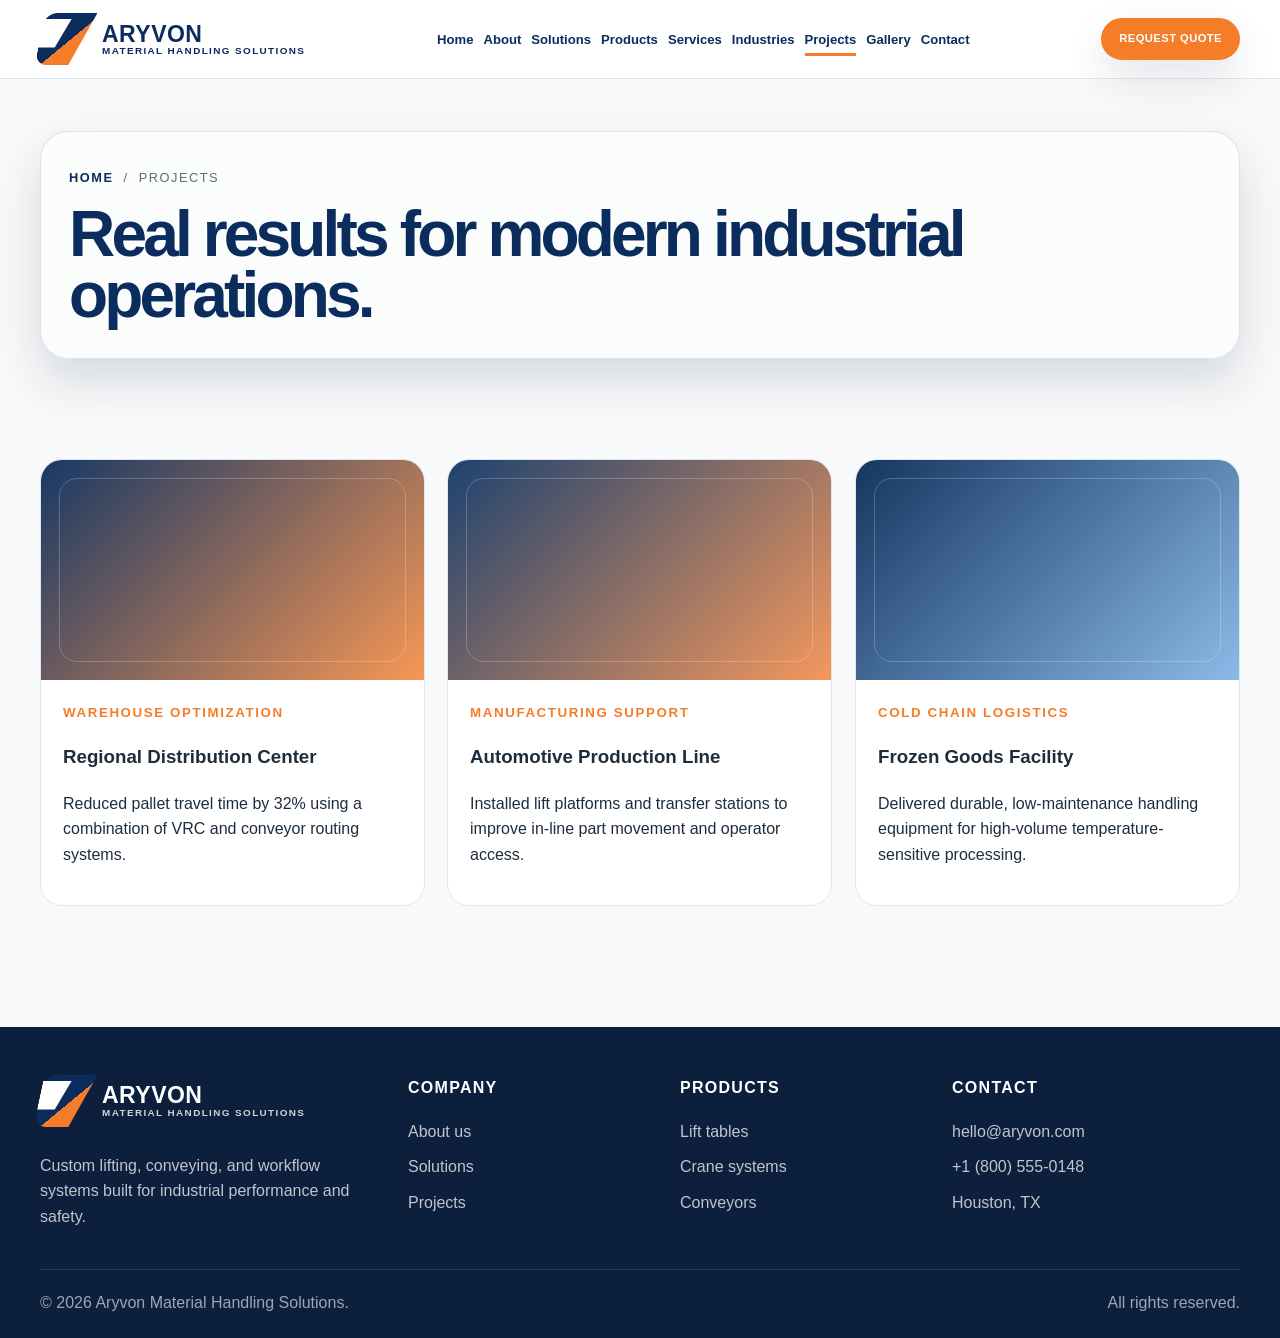
<file: projects.html>
<!DOCTYPE html>
<html lang="en">
  <head>
    <meta charset="UTF-8" />
    <meta name="viewport" content="width=device-width, initial-scale=1.0" />
    <title>Projects | Aryvon</title>
    <link rel="stylesheet" href="assets/css/styles.css" />
  </head>
  <body>
    <div class="site-shell">
      <header class="topbar">
        <div class="container topbar-inner">
          <a href="index.html" class="brand" aria-label="Aryvon home">
            <span class="brand-mark" aria-hidden="true"></span>
            <span class="brand-word">
              <strong>ARYVON</strong>
              <span>Material Handling Solutions</span>
            </span>
          </a>
          <nav class="nav" aria-label="Main navigation">
            <a href="index.html">Home</a>
            <a href="about.html">About</a>
            <a href="solutions.html">Solutions</a>
            <a href="products.html">Products</a>
            <a href="services.html">Services</a>
            <a href="industries.html">Industries</a>
            <a class="active" href="projects.html">Projects</a>
            <a href="gallery.html">Gallery</a>
            <a href="contact.html">Contact</a>
          </nav>
          <a class="btn btn--orange" href="quote.html">Request Quote</a>
          <button class="menu-toggle" type="button" aria-label="Toggle menu" aria-expanded="false">☰</button>
        </div>
      </header>

      <main>
        <section class="page-hero">
          <div class="container hero-box">
            <div class="breadcrumbs"><a href="index.html">Home</a> / <span>Projects</span></div>
            <h1>Real results for modern industrial operations.</h1>
          </div>
        </section>

        <section class="section">
          <div class="container project-grid">
            <article class="project-card">
              <div class="thumb" aria-hidden="true"></div>
              <div class="meta">
                <small>Warehouse optimization</small>
                <h3>Regional Distribution Center</h3>
                <p>Reduced pallet travel time by 32% using a combination of VRC and conveyor routing systems.</p>
              </div>
            </article>
            <article class="project-card">
              <div class="thumb" aria-hidden="true" style="background: linear-gradient(135deg, rgba(16,56,104,0.95), rgba(242,126,52,0.8));"></div>
              <div class="meta">
                <small>Manufacturing support</small>
                <h3>Automotive Production Line</h3>
                <p>Installed lift platforms and transfer stations to improve in-line part movement and operator access.</p>
              </div>
            </article>
            <article class="project-card">
              <div class="thumb" aria-hidden="true" style="background: linear-gradient(135deg, rgba(8,43,88,0.95), rgba(111,168,225,0.8));"></div>
              <div class="meta">
                <small>Cold chain logistics</small>
                <h3>Frozen Goods Facility</h3>
                <p>Delivered durable, low-maintenance handling equipment for high-volume temperature-sensitive processing.</p>
              </div>
            </article>
          </div>
        </section>
      </main>

      <footer class="footer">
        <div class="container">
          <div class="footer-grid">
            <div>
              <div class="brand" aria-label="Aryvon home">
                <span class="brand-mark" aria-hidden="true"></span>
                <span class="brand-word">
                  <strong style="color: white;">ARYVON</strong>
                  <span style="color: rgba(255,255,255,.8);">Material Handling Solutions</span>
                </span>
              </div>
              <p style="margin-top: 18px; max-width: 320px;">Custom lifting, conveying, and workflow systems built for industrial performance and safety.</p>
            </div>
            <div>
              <h4>Company</h4>
              <ul class="footer-list">
                <li><a href="about.html">About us</a></li>
                <li><a href="solutions.html">Solutions</a></li>
                <li><a href="projects.html">Projects</a></li>
              </ul>
            </div>
            <div>
              <h4>Products</h4>
              <ul class="footer-list">
                <li><a href="products.html">Lift tables</a></li>
                <li><a href="products.html">Crane systems</a></li>
                <li><a href="products.html">Conveyors</a></li>
              </ul>
            </div>
            <div>
              <h4>Contact</h4>
              <ul class="footer-list">
                <li>hello@aryvon.com</li>
                <li>+1 (800) 555-0148</li>
                <li>Houston, TX</li>
              </ul>
            </div>
          </div>
          <div class="footer-bottom">
            <span>© <span id="year"></span> Aryvon Material Handling Solutions.</span>
            <span>All rights reserved.</span>
          </div>
        </div>
      </footer>
    </div>
    <script src="assets/js/script.js"></script>
  </body>
</html>
</file>
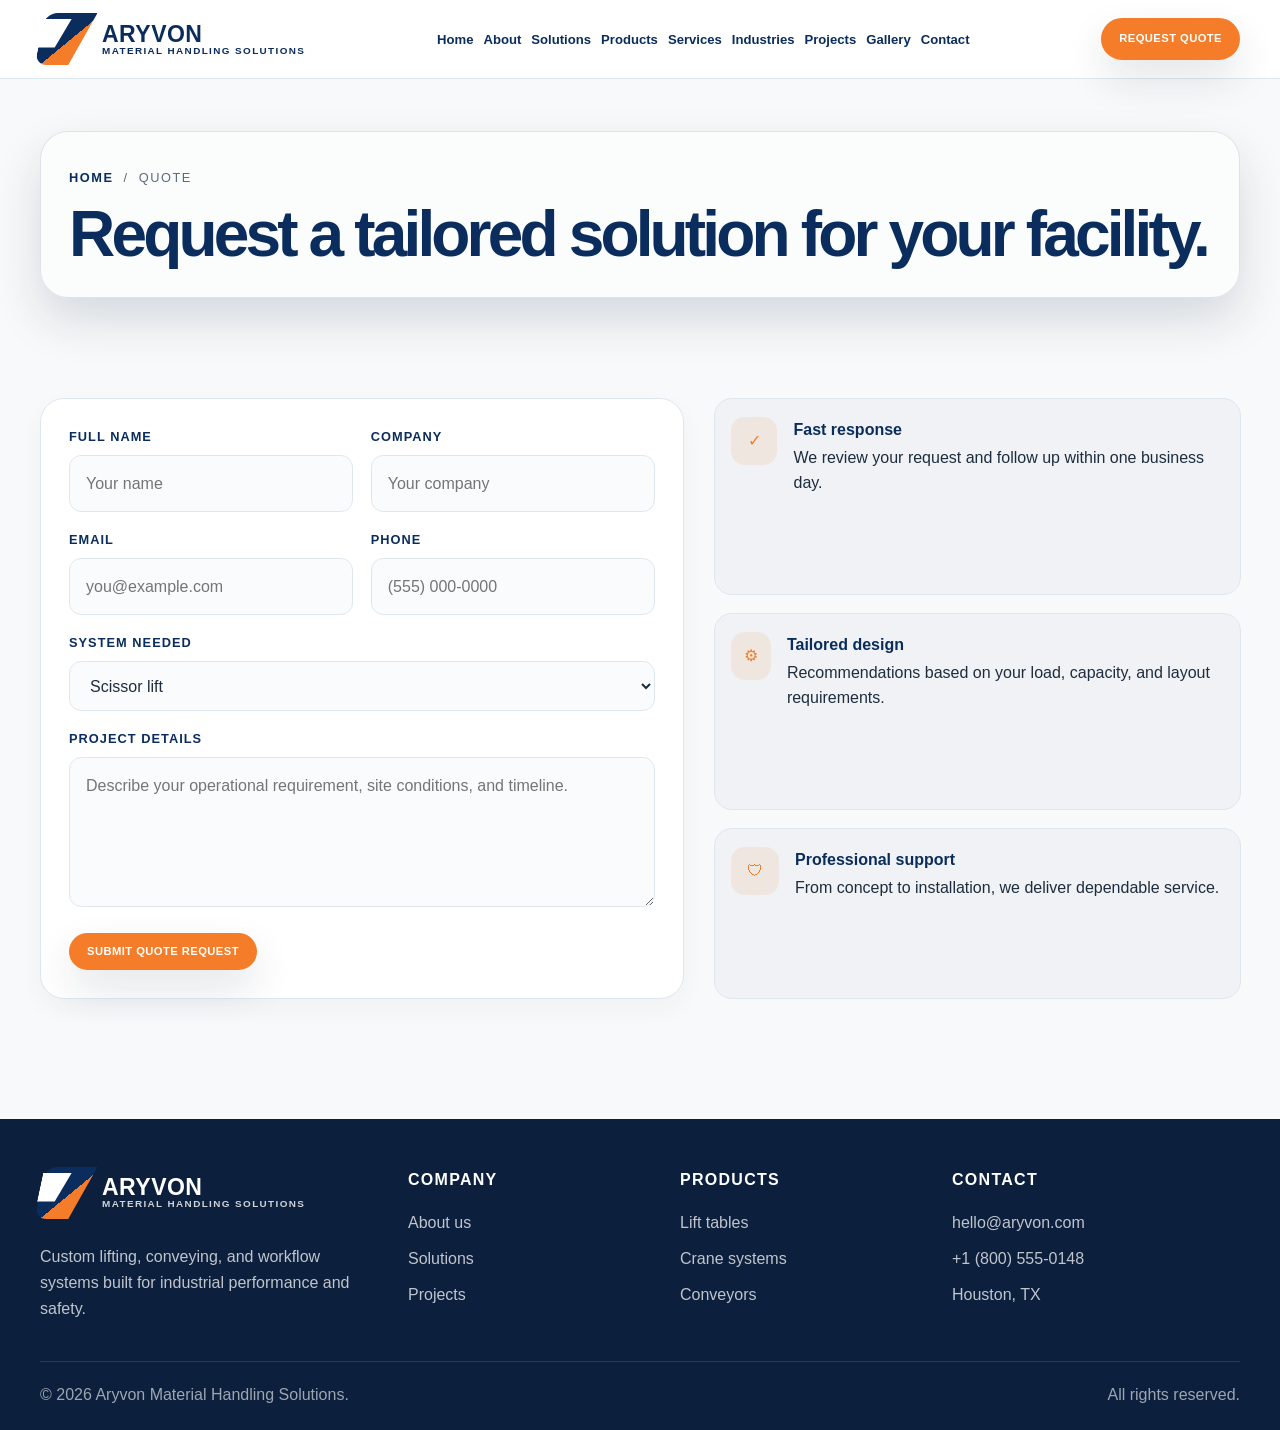
<file: quote.html>
<!DOCTYPE html>
<html lang="en">
  <head>
    <meta charset="UTF-8" />
    <meta name="viewport" content="width=device-width, initial-scale=1.0" />
    <title>Request a Quote | Aryvon</title>
    <link rel="stylesheet" href="assets/css/styles.css" />
  </head>
  <body>
    <div class="site-shell">
      <header class="topbar">
        <div class="container topbar-inner">
          <a href="index.html" class="brand" aria-label="Aryvon home">
            <span class="brand-mark" aria-hidden="true"></span>
            <span class="brand-word">
              <strong>ARYVON</strong>
              <span>Material Handling Solutions</span>
            </span>
          </a>
          <nav class="nav" aria-label="Main navigation">
            <a href="index.html">Home</a>
            <a href="about.html">About</a>
            <a href="solutions.html">Solutions</a>
            <a href="products.html">Products</a>
            <a href="services.html">Services</a>
            <a href="industries.html">Industries</a>
            <a href="projects.html">Projects</a>
            <a href="gallery.html">Gallery</a>
            <a href="contact.html">Contact</a>
          </nav>
          <a class="btn btn--orange" href="quote.html">Request Quote</a>
          <button class="menu-toggle" type="button" aria-label="Toggle menu" aria-expanded="false">☰</button>
        </div>
      </header>

      <main>
        <section class="page-hero">
          <div class="container hero-box">
            <div class="breadcrumbs"><a href="index.html">Home</a> / <span>Quote</span></div>
            <h1>Request a tailored solution for your facility.</h1>
          </div>
        </section>

        <section class="section">
          <div class="container form-grid">
            <div class="form-card">
              <form>
                <div>
                  <label for="q-name">Full name</label>
                  <input id="q-name" type="text" placeholder="Your name" />
                </div>
                <div>
                  <label for="q-company">Company</label>
                  <input id="q-company" type="text" placeholder="Your company" />
                </div>
                <div>
                  <label for="q-email">Email</label>
                  <input id="q-email" type="email" placeholder="you@example.com" />
                </div>
                <div>
                  <label for="q-phone">Phone</label>
                  <input id="q-phone" type="tel" placeholder="(555) 000-0000" />
                </div>
                <div class="full">
                  <label for="q-type">System needed</label>
                  <select id="q-type">
                    <option>Scissor lift</option>
                    <option>Conveyor</option>
                    <option>Crane</option>
                    <option>VRC</option>
                    <option>Maintenance service</option>
                  </select>
                </div>
                <div class="full">
                  <label for="q-details">Project details</label>
                  <textarea id="q-details" placeholder="Describe your operational requirement, site conditions, and timeline."></textarea>
                </div>
                <div class="full">
                  <button class="btn btn--orange" type="button">Submit quote request</button>
                </div>
              </form>
            </div>

            <aside class="contact-list">
              <div class="contact-item">
                <div class="icon-wrap">✓</div>
                <div>
                  <strong>Fast response</strong>
                  We review your request and follow up within one business day.
                </div>
              </div>
              <div class="contact-item">
                <div class="icon-wrap">⚙</div>
                <div>
                  <strong>Tailored design</strong>
                  Recommendations based on your load, capacity, and layout requirements.
                </div>
              </div>
              <div class="contact-item">
                <div class="icon-wrap">🛡</div>
                <div>
                  <strong>Professional support</strong>
                  From concept to installation, we deliver dependable service.
                </div>
              </div>
            </aside>
          </div>
        </section>
      </main>

      <footer class="footer">
        <div class="container">
          <div class="footer-grid">
            <div>
              <div class="brand" aria-label="Aryvon home">
                <span class="brand-mark" aria-hidden="true"></span>
                <span class="brand-word">
                  <strong style="color: white;">ARYVON</strong>
                  <span style="color: rgba(255,255,255,.8);">Material Handling Solutions</span>
                </span>
              </div>
              <p style="margin-top: 18px; max-width: 320px;">Custom lifting, conveying, and workflow systems built for industrial performance and safety.</p>
            </div>
            <div>
              <h4>Company</h4>
              <ul class="footer-list">
                <li><a href="about.html">About us</a></li>
                <li><a href="solutions.html">Solutions</a></li>
                <li><a href="projects.html">Projects</a></li>
              </ul>
            </div>
            <div>
              <h4>Products</h4>
              <ul class="footer-list">
                <li><a href="products.html">Lift tables</a></li>
                <li><a href="products.html">Crane systems</a></li>
                <li><a href="products.html">Conveyors</a></li>
              </ul>
            </div>
            <div>
              <h4>Contact</h4>
              <ul class="footer-list">
                <li>hello@aryvon.com</li>
                <li>+1 (800) 555-0148</li>
                <li>Houston, TX</li>
              </ul>
            </div>
          </div>
          <div class="footer-bottom">
            <span>© <span id="year"></span> Aryvon Material Handling Solutions.</span>
            <span>All rights reserved.</span>
          </div>
        </div>
      </footer>
    </div>
    <script src="assets/js/script.js"></script>
  </body>
</html>
</file>
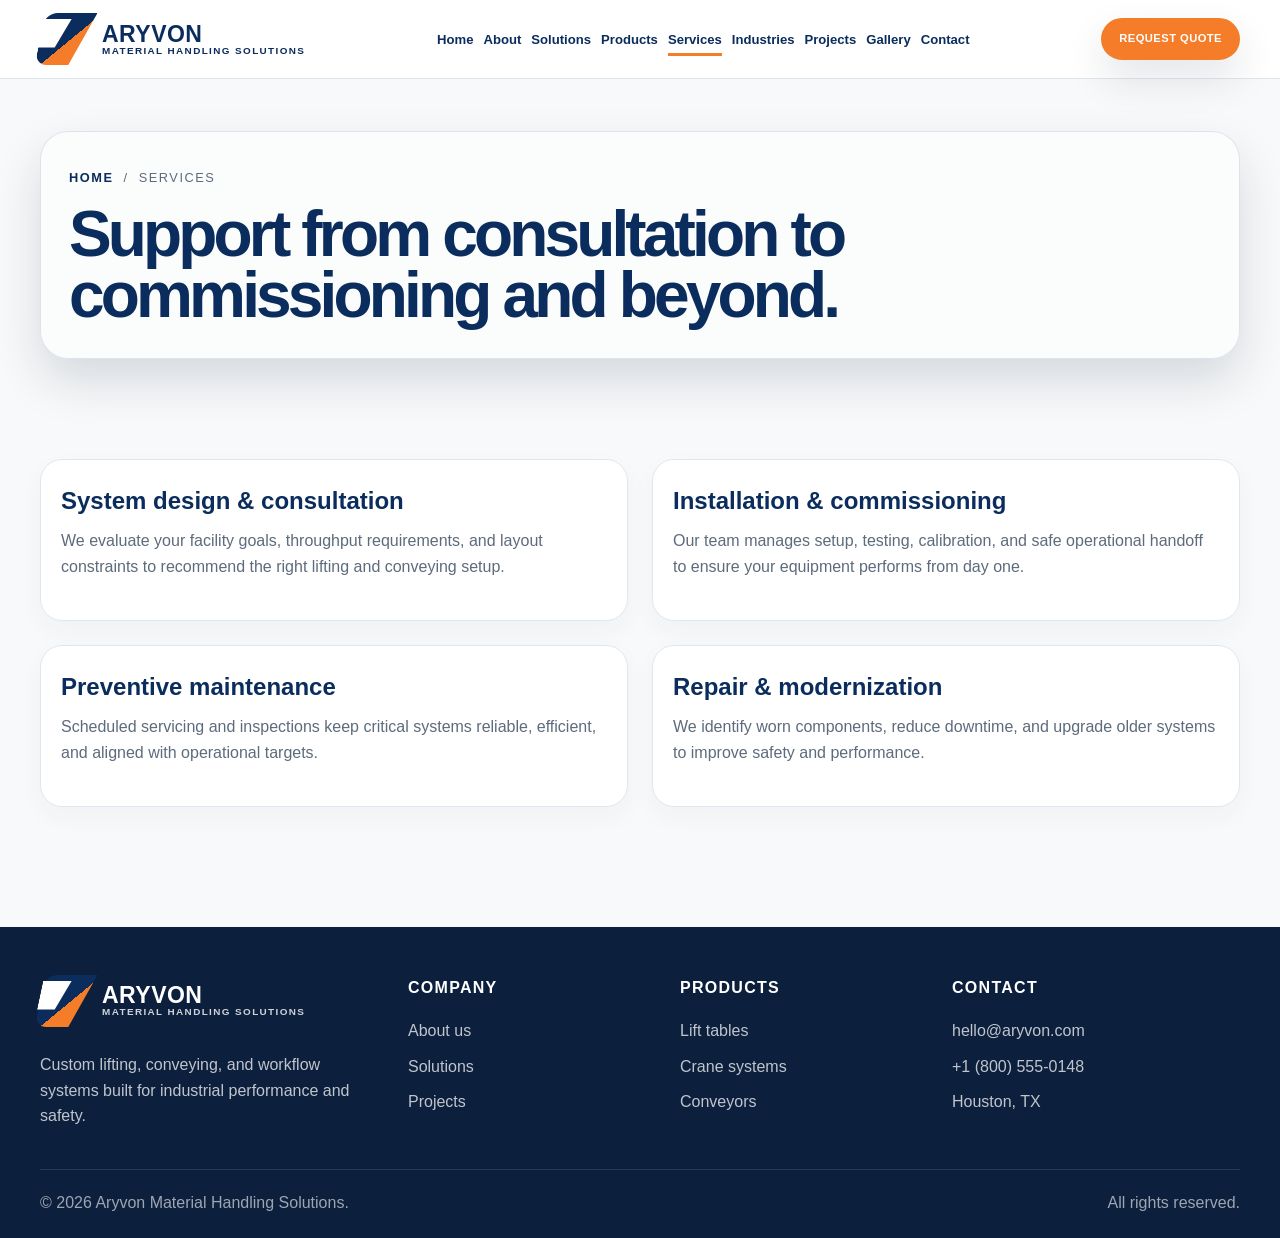
<file: services.html>
<!DOCTYPE html>
<html lang="en">
  <head>
    <meta charset="UTF-8" />
    <meta name="viewport" content="width=device-width, initial-scale=1.0" />
    <title>Services | Aryvon</title>
    <link rel="stylesheet" href="assets/css/styles.css" />
  </head>
  <body>
    <div class="site-shell">
      <header class="topbar">
        <div class="container topbar-inner">
          <a href="index.html" class="brand" aria-label="Aryvon home">
            <span class="brand-mark" aria-hidden="true"></span>
            <span class="brand-word">
              <strong>ARYVON</strong>
              <span>Material Handling Solutions</span>
            </span>
          </a>
          <nav class="nav" aria-label="Main navigation">
            <a href="index.html">Home</a>
            <a href="about.html">About</a>
            <a href="solutions.html">Solutions</a>
            <a href="products.html">Products</a>
            <a class="active" href="services.html">Services</a>
            <a href="industries.html">Industries</a>
            <a href="projects.html">Projects</a>
            <a href="gallery.html">Gallery</a>
            <a href="contact.html">Contact</a>
          </nav>
          <a class="btn btn--orange" href="quote.html">Request Quote</a>
          <button class="menu-toggle" type="button" aria-label="Toggle menu" aria-expanded="false">☰</button>
        </div>
      </header>

      <main>
        <section class="page-hero">
          <div class="container hero-box">
            <div class="breadcrumbs"><a href="index.html">Home</a> / <span>Services</span></div>
            <h1>Support from consultation to commissioning and beyond.</h1>
          </div>
        </section>

        <section class="section">
          <div class="container grid-2">
            <article class="card">
              <div class="content">
                <h3>System design & consultation</h3>
                <p>We evaluate your facility goals, throughput requirements, and layout constraints to recommend the right lifting and conveying setup.</p>
              </div>
            </article>
            <article class="card">
              <div class="content">
                <h3>Installation & commissioning</h3>
                <p>Our team manages setup, testing, calibration, and safe operational handoff to ensure your equipment performs from day one.</p>
              </div>
            </article>
            <article class="card">
              <div class="content">
                <h3>Preventive maintenance</h3>
                <p>Scheduled servicing and inspections keep critical systems reliable, efficient, and aligned with operational targets.</p>
              </div>
            </article>
            <article class="card">
              <div class="content">
                <h3>Repair & modernization</h3>
                <p>We identify worn components, reduce downtime, and upgrade older systems to improve safety and performance.</p>
              </div>
            </article>
          </div>
        </section>
      </main>

      <footer class="footer">
        <div class="container">
          <div class="footer-grid">
            <div>
              <div class="brand" aria-label="Aryvon home">
                <span class="brand-mark" aria-hidden="true"></span>
                <span class="brand-word">
                  <strong style="color: white;">ARYVON</strong>
                  <span style="color: rgba(255,255,255,.8);">Material Handling Solutions</span>
                </span>
              </div>
              <p style="margin-top: 18px; max-width: 320px;">Custom lifting, conveying, and workflow systems built for industrial performance and safety.</p>
            </div>
            <div>
              <h4>Company</h4>
              <ul class="footer-list">
                <li><a href="about.html">About us</a></li>
                <li><a href="solutions.html">Solutions</a></li>
                <li><a href="projects.html">Projects</a></li>
              </ul>
            </div>
            <div>
              <h4>Products</h4>
              <ul class="footer-list">
                <li><a href="products.html">Lift tables</a></li>
                <li><a href="products.html">Crane systems</a></li>
                <li><a href="products.html">Conveyors</a></li>
              </ul>
            </div>
            <div>
              <h4>Contact</h4>
              <ul class="footer-list">
                <li>hello@aryvon.com</li>
                <li>+1 (800) 555-0148</li>
                <li>Houston, TX</li>
              </ul>
            </div>
          </div>
          <div class="footer-bottom">
            <span>© <span id="year"></span> Aryvon Material Handling Solutions.</span>
            <span>All rights reserved.</span>
          </div>
        </div>
      </footer>
    </div>
    <script src="assets/js/script.js"></script>
  </body>
</html>
</file>
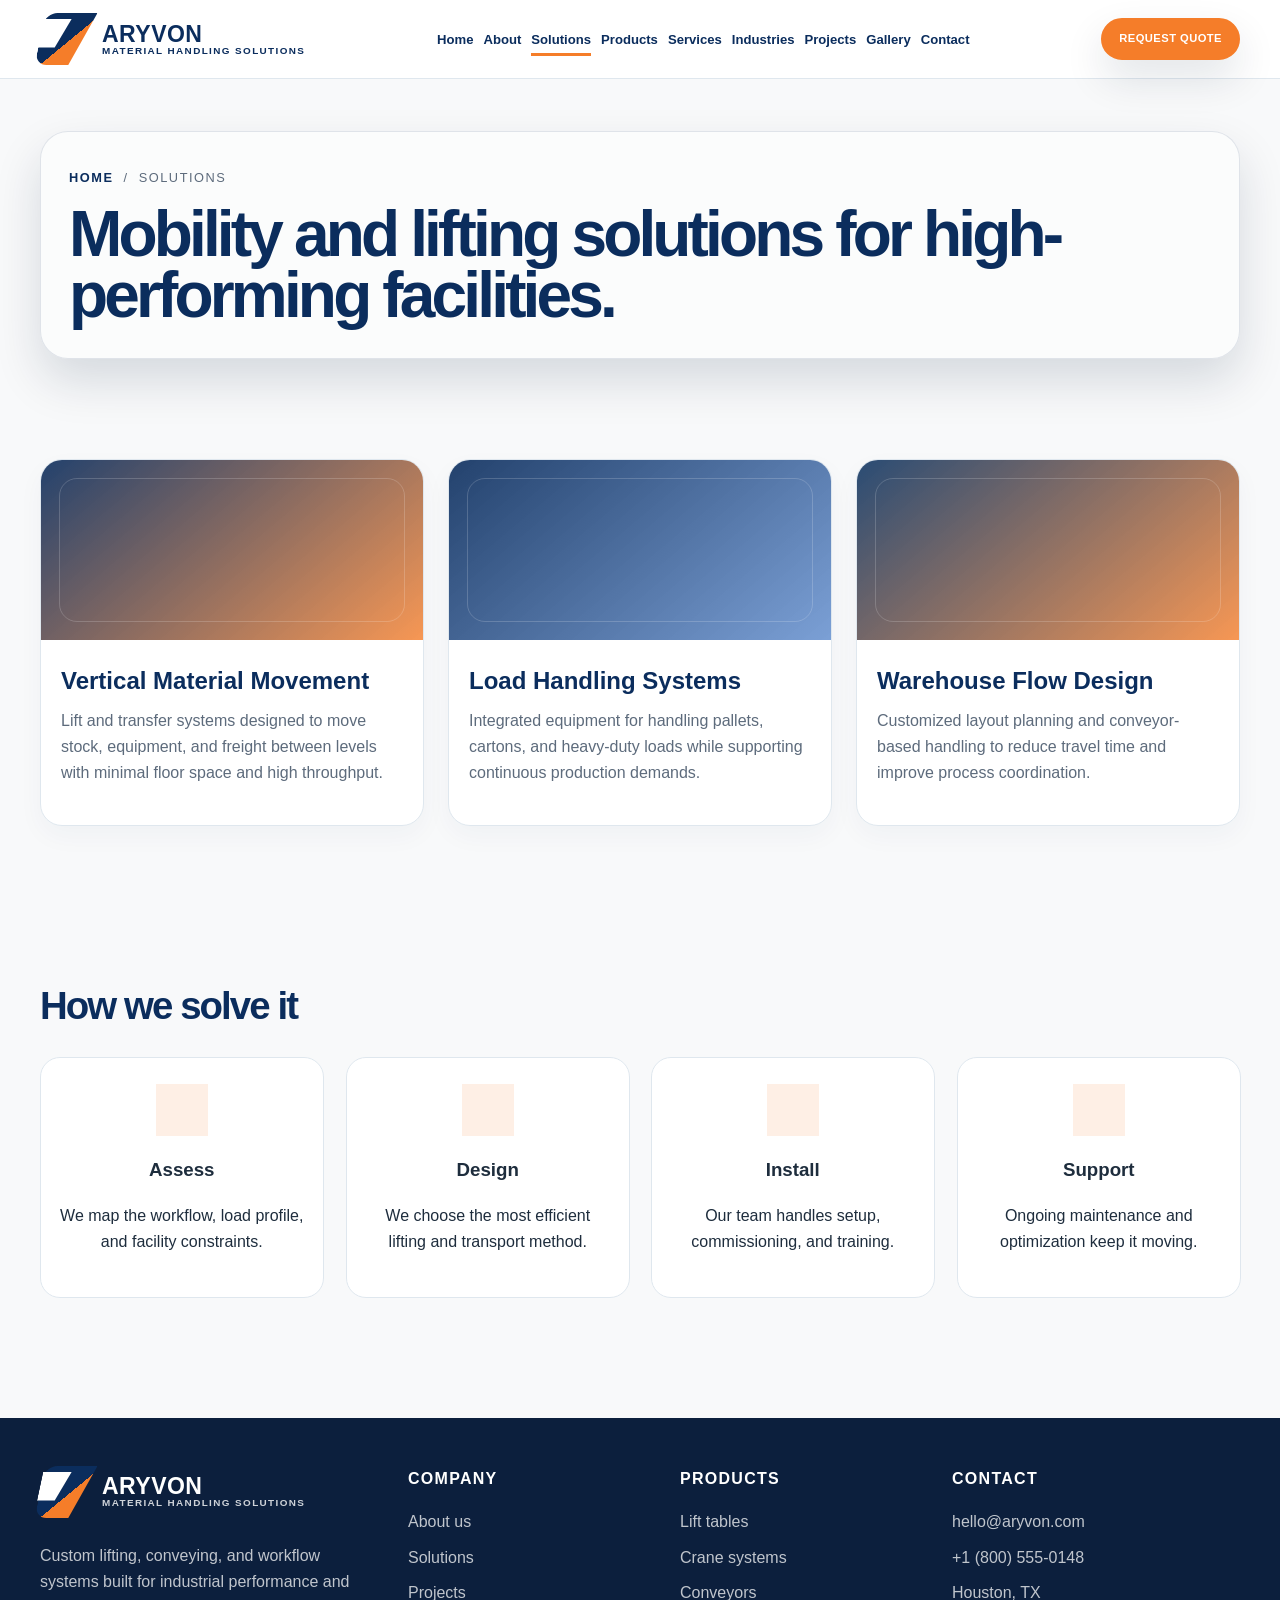
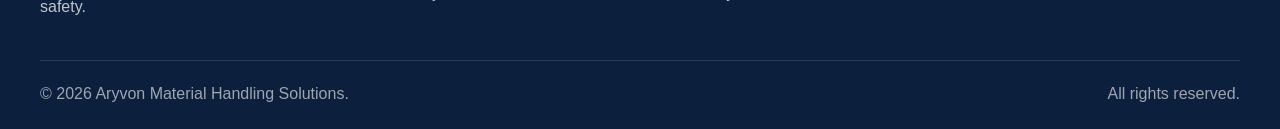
<file: solutions.html>
<!DOCTYPE html>
<html lang="en">
  <head>
    <meta charset="UTF-8" />
    <meta name="viewport" content="width=device-width, initial-scale=1.0" />
    <title>Solutions | Aryvon</title>
    <link rel="stylesheet" href="assets/css/styles.css" />
  </head>
  <body>
    <div class="site-shell">
      <header class="topbar">
        <div class="container topbar-inner">
          <a href="index.html" class="brand" aria-label="Aryvon home">
            <span class="brand-mark" aria-hidden="true"></span>
            <span class="brand-word">
              <strong>ARYVON</strong>
              <span>Material Handling Solutions</span>
            </span>
          </a>
          <nav class="nav" aria-label="Main navigation">
            <a href="index.html">Home</a>
            <a href="about.html">About</a>
            <a class="active" href="solutions.html">Solutions</a>
            <a href="products.html">Products</a>
            <a href="services.html">Services</a>
            <a href="industries.html">Industries</a>
            <a href="projects.html">Projects</a>
            <a href="gallery.html">Gallery</a>
            <a href="contact.html">Contact</a>
          </nav>
          <a class="btn btn--orange" href="quote.html">Request Quote</a>
          <button class="menu-toggle" type="button" aria-label="Toggle menu" aria-expanded="false">☰</button>
        </div>
      </header>

      <main>
        <section class="page-hero">
          <div class="container hero-box">
            <div class="breadcrumbs"><a href="index.html">Home</a> / <span>Solutions</span></div>
            <h1>Mobility and lifting solutions for high-performing facilities.</h1>
          </div>
        </section>

        <section class="section">
          <div class="container grid-3">
            <article class="card">
              <div class="media" aria-hidden="true"></div>
              <div class="content">
                <h3>Vertical Material Movement</h3>
                <p>Lift and transfer systems designed to move stock, equipment, and freight between levels with minimal floor space and high throughput.</p>
              </div>
            </article>
            <article class="card">
              <div class="media" aria-hidden="true" style="background: linear-gradient(140deg, rgba(11,45,93,0.9), rgba(86,133,202,0.78));"></div>
              <div class="content">
                <h3>Load Handling Systems</h3>
                <p>Integrated equipment for handling pallets, cartons, and heavy-duty loads while supporting continuous production demands.</p>
              </div>
            </article>
            <article class="card">
              <div class="media" aria-hidden="true" style="background: linear-gradient(140deg, rgba(18,56,101,0.9), rgba(245,125,41,0.8));"></div>
              <div class="content">
                <h3>Warehouse Flow Design</h3>
                <p>Customized layout planning and conveyor-based handling to reduce travel time and improve process coordination.</p>
              </div>
            </article>
          </div>
        </section>

        <section class="section">
          <div class="container">
            <div class="heading">
              <h2>How we solve it</h2>
            </div>
            <div class="process">
              <div class="process-step">
                <div class="num">01</div>
                <h3>Assess</h3>
                <p>We map the workflow, load profile, and facility constraints.</p>
              </div>
              <div class="process-step">
                <div class="num">02</div>
                <h3>Design</h3>
                <p>We choose the most efficient lifting and transport method.</p>
              </div>
              <div class="process-step">
                <div class="num">03</div>
                <h3>Install</h3>
                <p>Our team handles setup, commissioning, and training.</p>
              </div>
              <div class="process-step">
                <div class="num">04</div>
                <h3>Support</h3>
                <p>Ongoing maintenance and optimization keep it moving.</p>
              </div>
            </div>
          </div>
        </section>
      </main>

      <footer class="footer">
        <div class="container">
          <div class="footer-grid">
            <div>
              <div class="brand" aria-label="Aryvon home">
                <span class="brand-mark" aria-hidden="true"></span>
                <span class="brand-word">
                  <strong style="color: white;">ARYVON</strong>
                  <span style="color: rgba(255,255,255,.8);">Material Handling Solutions</span>
                </span>
              </div>
              <p style="margin-top: 18px; max-width: 320px;">Custom lifting, conveying, and workflow systems built for industrial performance and safety.</p>
            </div>
            <div>
              <h4>Company</h4>
              <ul class="footer-list">
                <li><a href="about.html">About us</a></li>
                <li><a href="solutions.html">Solutions</a></li>
                <li><a href="projects.html">Projects</a></li>
              </ul>
            </div>
            <div>
              <h4>Products</h4>
              <ul class="footer-list">
                <li><a href="products.html">Lift tables</a></li>
                <li><a href="products.html">Crane systems</a></li>
                <li><a href="products.html">Conveyors</a></li>
              </ul>
            </div>
            <div>
              <h4>Contact</h4>
              <ul class="footer-list">
                <li>hello@aryvon.com</li>
                <li>+1 (800) 555-0148</li>
                <li>Houston, TX</li>
              </ul>
            </div>
          </div>
          <div class="footer-bottom">
            <span>© <span id="year"></span> Aryvon Material Handling Solutions.</span>
            <span>All rights reserved.</span>
          </div>
        </div>
      </footer>
    </div>
    <script src="assets/js/script.js"></script>
  </body>
</html>
</file>
<file: assets/css/styles.css>
:root {
  --navy: #0b2d5d;
  --navy-deep: #071e3a;
  --navy-soft: #1a4277;
  --orange: #f57d29;
  --orange-soft: #ff9d4d;
  --cream: #f2f4f7;
  --white: #ffffff;
  --text: #1e2d3d;
  --muted: #5d6b7c;
  --line: #dfe7ee;
  --shadow: 0 18px 40px rgba(7, 30, 58, 0.12);
}

* { box-sizing: border-box; }

html { scroll-behavior: smooth; }

body {
  margin: 0;
  font-family: "Segoe UI", Arial, sans-serif;
  background: #e8ebee;
  color: var(--text);
  line-height: 1.6;
}

a { color: inherit; text-decoration: none; }

img { max-width: 100%; display: block; }

.container {
  width: min(1200px, calc(100% - 32px));
  margin: 0 auto;
}

.site-shell {
  background: rgba(255, 255, 255, 0.7);
  min-height: 100vh;
}

.topbar {
  background: rgba(255, 255, 255, 0.9);
  border-bottom: 1px solid var(--line);
  position: sticky;
  top: 0;
  z-index: 20;
  backdrop-filter: blur(10px);
}

.topbar-inner {
  display: flex;
  align-items: center;
  justify-content: space-between;
  gap: 10px;
  min-height: 78px;
  flex-wrap: nowrap;
}

.brand {
  display: inline-flex;
  align-items: center;
  gap: 10px;
  flex-shrink: 0;
}

.brand-mark {
  width: 52px;
  height: 52px;
  position: relative;
  display: inline-block;
}

.brand-mark::before,
.brand-mark::after {
  content: "";
  position: absolute;
  inset: 0;
}

.brand-mark::before {
  background: linear-gradient(135deg, var(--navy) 0%, var(--navy) 55%, var(--orange) 55%, var(--orange) 100%);
  clip-path: polygon(0 0, 100% 0, 65% 100%, 0 100%);
  border-radius: 12px 0 0 12px;
  transform: skew(-12deg);
}

.brand-mark::after {
  width: 55%;
  height: 55%;
  right: 6px;
  top: 6px;
  background: var(--white);
  clip-path: polygon(0 0, 100% 0, 62% 100%, 0 100%);
  transform: skew(-12deg);
}

.brand-word {
  display: flex;
  flex-direction: column;
  line-height: 1;
}

.brand-word strong {
  font-size: clamp(1.4rem, 1.8vw, 2.1rem);
  letter-spacing: 0.02em;
  font-weight: 900;
  color: var(--navy);
}

.brand-word span {
  font-size: 0.62rem;
  letter-spacing: 0.14em;
  text-transform: uppercase;
  color: var(--navy);
  font-weight: 700;
}

.nav {
  display: flex;
  align-items: center;
  justify-content: center;
  gap: 10px;
  flex: 1 1 auto;
  flex-wrap: nowrap;
  white-space: nowrap;
  overflow: hidden;
}

.nav a {
  color: var(--navy);
  font-size: 0.82rem;
  font-weight: 700;
  padding: 8px 0;
  position: relative;
  white-space: nowrap;
  flex-shrink: 0;
}

.nav a::after {
  content: "";
  position: absolute;
  left: 0;
  bottom: 2px;
  width: 100%;
  height: 3px;
  background: var(--orange);
  transform: scaleX(0);
  transform-origin: left;
  transition: transform 0.2s ease;
}

.nav a:hover::after,
.nav a.active::after {
  transform: scaleX(1);
}

.btn {
  display: inline-flex;
  align-items: center;
  justify-content: center;
  border: 2px solid var(--navy);
  background: var(--navy);
  color: var(--white);
  padding: 0.65rem 1rem;
  border-radius: 999px;
  font-weight: 800;
  letter-spacing: 0.04em;
  text-transform: uppercase;
  transition: 0.2s ease;
  box-shadow: var(--shadow);
  flex-shrink: 0;
  font-size: 0.7rem;
}

.btn:hover {
  transform: translateY(-2px);
}

.btn--ghost {
  background: transparent;
  color: var(--navy);
}

.btn--orange {
  background: var(--orange);
  border-color: var(--orange);
}

.menu-toggle {
  display: none;
  width: 48px;
  height: 48px;
  border-radius: 12px;
  border: 1px solid var(--line);
  background: var(--white);
}

.hero {
  padding: 48px 0 30px;
}

.hero-box {
  background: rgba(255,255,255,0.48);
  border: 1px solid rgba(22,48,90,0.12);
  border-radius: 28px;
  padding: clamp(28px, 4vw, 50px);
  box-shadow: var(--shadow);
}

.hero-standalone {
  display: grid;
  grid-template-columns: 1.1fr 0.9fr;
  gap: 42px;
  align-items: center;
}

.hero-kicker {
  display: inline-flex;
  align-items: center;
  gap: 10px;
  font-size: 0.75rem;
  font-weight: 800;
  letter-spacing: 0.2em;
  text-transform: uppercase;
  color: var(--orange);
}

.hero-kicker::before {
  content: "";
  width: 40px;
  height: 2px;
  background: var(--orange);
}

.hero h1 {
  font-size: clamp(2.8rem, 6vw, 6rem);
  line-height: 0.95;
  margin: 18px 0 18px;
  font-weight: 900;
  letter-spacing: -0.06em;
  color: var(--navy);
}

.hero h1 span {
  color: var(--orange);
}

.hero p {
  font-size: 1.1rem;
  color: var(--muted);
  max-width: 640px;
  margin: 0 0 22px;
}

.hero-actions {
  display: flex;
  flex-wrap: wrap;
  gap: 16px;
  margin-bottom: 28px;
}

.trust-row {
  display: flex;
  align-items: center;
  gap: 16px;
  flex-wrap: wrap;
  color: var(--muted);
  font-weight: 700;
}

.trust-row .mini-stat {
  display: flex;
  align-items: center;
  gap: 8px;
  padding: 10px 14px;
  border-radius: 999px;
  background: rgba(11, 45, 93, 0.04);
  border: 1px solid rgba(11,45,93,0.08);
}

.hero-visual {
  position: relative;
  min-height: 420px;
  display: flex;
  align-items: center;
  justify-content: center;
}

.hero-visual .big-word {
  font-size: clamp(4.5rem, 7vw, 9rem);
  font-weight: 900;
  letter-spacing: -0.08em;
  color: rgba(11,45,93,0.08);
  text-transform: uppercase;
  position: absolute;
  left: 10%;
  top: 60%;
  transform: translateY(-50%);
}

.brand-scene {
  position: relative;
  width: min(100%, 520px);
  aspect-ratio: 1.1;
  border-radius: 28px;
  padding: 22px;
  background: linear-gradient(135deg, rgba(11,45,93,0.04), rgba(245,125,41,0.1));
  border: 1px solid rgba(11,45,93,0.08);
  overflow: hidden;
}

.logo-hero {
  position: absolute;
  inset: 0;
  display: grid;
  place-items: center;
}

.logo-hero .icon {
  width: 80%;
  height: 80%;
  position: relative;
  filter: drop-shadow(0 18px 26px rgba(11,45,93,0.12));
}

.logo-hero .icon::before,
.logo-hero .icon::after {
  content: "";
  position: absolute;
  inset: 0;
}

.logo-hero .icon::before {
  background: linear-gradient(135deg, var(--navy) 0%, var(--navy) 52%, var(--orange) 52%, var(--orange) 100%);
  clip-path: polygon(0 30%, 42% 30%, 52% 0, 86% 0, 74% 100%, 0 100%);
  border-radius: 22px;
  transform: rotate(10deg);
}

.logo-hero .icon::after {
  inset: 15% 18% 12% 12%;
  background: rgba(255,255,255,0.25);
  clip-path: polygon(0 10%, 100% 10%, 64% 100%, 0 100%);
  transform: rotate(-18deg);
}

.logo-hero .sweep {
  position: absolute;
  width: 72%;
  height: 16px;
  background: rgba(255,255,255,0.9);
  border-radius: 999px;
  top: 50%;
  left: 16%;
  transform: rotate(-18deg) translateY(-50%);
  box-shadow: 0 0 0 1px rgba(11,45,93,0.12);
}

.feature-band {
  margin-top: 28px;
  display: grid;
  grid-template-columns: repeat(4, minmax(180px, 1fr));
  gap: 24px;
}

.feature-card {
  background: white;
  border: 1px solid var(--line);
  border-radius: 22px;
  padding: 24px 18px 20px;
  text-align: center;
  box-shadow: 0 8px 18px rgba(11,45,93,0.04);
}

.feature-icon {
  width: 84px;
  height: 84px;
  margin: 0 auto 10px;
  display: grid;
  place-items: center;
  border-radius: 18px;
  background: rgba(11,45,93,0.04);
  color: var(--navy);
  border: 1px solid rgba(11,45,93,0.08);
}

.feature-icon svg {
  width: 52px;
  height: 52px;
}

.feature-card h3 {
  margin: 0 0 8px;
  font-size: 1rem;
  letter-spacing: 0.18em;
  text-transform: uppercase;
  color: var(--navy);
}

.section {
  padding: 80px 0;
}

.heading {
  margin-bottom: 32px;
}

.heading h2 {
  margin: 0 0 10px;
  font-size: clamp(2.1rem, 3vw, 4rem);
  line-height: 1;
  letter-spacing: -0.05em;
  color: var(--navy);
}

.heading p {
  margin: 0;
  color: var(--muted);
  max-width: 720px;
}

.grid-3,
.grid-4,
.grid-2 {
  display: grid;
  gap: 24px;
}

.grid-3 { grid-template-columns: repeat(3, minmax(0, 1fr)); }
.grid-4 { grid-template-columns: repeat(4, minmax(0, 1fr)); }
.grid-2 { grid-template-columns: repeat(2, minmax(0, 1fr)); }

.card {
  background: var(--white);
  border: 1px solid var(--line);
  border-radius: 22px;
  overflow: hidden;
  box-shadow: 0 10px 26px rgba(11,45,93,0.04);
}

.card .media {
  min-height: 180px;
  background: linear-gradient(140deg, rgba(11,45,93,0.9), rgba(245,125,41,0.8));
  position: relative;
  display: grid;
  place-items: center;
  padding: 16px;
}

.card .media svg {
  width: 88%;
  height: 88%;
  display: block;
}

.card .media::before {
  content: "";
  position: absolute;
  inset: 18px;
  border-radius: 18px;
  border: 1px solid rgba(255,255,255,0.18);
}

.card .content {
  padding: 22px 20px 24px;
}

.card h3 {
  margin: 0 0 8px;
  font-size: 1.5rem;
  color: var(--navy);
}

.card p {
  margin: 0 0 16px;
  color: var(--muted);
}

.link-arrow {
  display: inline-flex;
  align-items: center;
  gap: 8px;
  font-weight: 800;
  color: var(--orange);
}

.link-arrow::after {
  content: "→";
  font-size: 1.2rem;
}

.stats {
  background: var(--navy);
  color: var(--white);
  border-radius: 26px;
  padding: 28px 24px;
}

.stats-grid {
  display: grid;
  grid-template-columns: repeat(4, minmax(0, 1fr));
  gap: 30px;
}

.stat-box {
  text-align: center;
}

.stat-box strong {
  display: block;
  font-size: clamp(2rem, 3vw, 3rem);
  margin-bottom: 8px;
  color: var(--orange);
}

.stat-box span {
  font-weight: 700;
  letter-spacing: 0.1em;
  text-transform: uppercase;
  color: rgba(255,255,255,0.8);
}

.quote-box {
  background: linear-gradient(135deg, rgba(11,45,93,0.96), rgba(17,69,124,0.96));
  border-radius: 28px;
  color: var(--white);
  padding: clamp(28px, 4vw, 50px);
  display: grid;
  grid-template-columns: 1.2fr 0.8fr;
  gap: 30px;
  align-items: center;
}

.quote-box h3 {
  font-size: clamp(2rem, 4vw, 3.2rem);
  margin: 0 0 16px;
  letter-spacing: -0.05em;
}

.quote-box p {
  margin: 0;
  color: rgba(255,255,255,0.8);
  max-width: 620px;
}

.page-hero {
  padding: 52px 0 20px;
}

.page-hero .hero-box {
  padding: 32px 28px;
}

.breadcrumbs {
  display: inline-flex;
  gap: 10px;
  align-items: center;
  font-size: 0.8rem;
  letter-spacing: 0.12em;
  text-transform: uppercase;
  color: var(--muted);
}

.breadcrumbs a { color: var(--navy); font-weight: 700; }

.page-hero h1 {
  margin: 14px 0 0;
  font-size: clamp(2.5rem, 5vw, 5rem);
  line-height: 0.96;
  letter-spacing: -0.06em;
  color: var(--navy);
}

.text-columns {
  display: grid;
  grid-template-columns: repeat(2, minmax(0, 1fr));
  gap: 22px;
}

.list-check {
  list-style: none;
  padding: 0;
  margin: 0;
}

.list-check li {
  position: relative;
  padding-left: 32px;
  margin-bottom: 14px;
  color: var(--text);
  font-weight: 600;
}

.list-check li::before {
  content: "✓";
  position: absolute;
  left: 0;
  top: -1px;
  color: var(--orange);
  font-weight: 900;
}

.value-grid {
  display: grid;
  grid-template-columns: repeat(4, minmax(0, 1fr));
  gap: 22px;
}

.value-card {
  background: var(--white);
  border: 1px solid var(--line);
  border-radius: 20px;
  padding: 28px 18px 22px;
  text-align: center;
}

.value-card .icon-wrap {
  width: 72px;
  height: 72px;
  margin: 0 auto 16px;
  border-radius: 18px;
  display: grid;
  place-items: center;
  background: rgba(245,125,41,0.08);
  color: var(--navy);
}

.value-card h3 {
  margin: 0;
  letter-spacing: 0.12em;
  text-transform: uppercase;
  font-size: 0.9rem;
  color: var(--navy);
}

.team-grid {
  display: grid;
  grid-template-columns: repeat(3, minmax(0, 1fr));
  gap: 22px;
}

.person {
  background: var(--white);
  border: 1px solid var(--line);
  border-radius: 22px;
  overflow: hidden;
}

.person .avatar {
  height: 220px;
  background: linear-gradient(135deg, rgba(11,45,93,0.9), rgba(245,125,41,0.8));
  position: relative;
}

.person .avatar::before {
  content: "";
  position: absolute;
  width: 110px;
  height: 110px;
  border-radius: 50%;
  background: rgba(255,255,255,0.26);
  left: 50%;
  top: 24px;
  transform: translateX(-50%);
}

.person .avatar::after {
  content: "";
  position: absolute;
  width: 140px;
  height: 80px;
  border-radius: 80px 80px 0 0;
  background: rgba(255,255,255,0.16);
  left: 50%;
  bottom: 18px;
  transform: translateX(-50%);
}

.person .meta {
  padding: 20px;
}

.person h3 { margin: 0 0 4px; color: var(--navy); }

.person span { color: var(--orange); font-weight: 700; }

.form-grid {
  display: grid;
  grid-template-columns: 1.1fr 0.9fr;
  gap: 30px;
}

.form-card {
  background: var(--white);
  border: 1px solid var(--line);
  border-radius: 24px;
  padding: 28px;
  box-shadow: 0 10px 26px rgba(11,45,93,0.04);
}

.form-grid form {
  display: grid;
  grid-template-columns: repeat(2, minmax(0, 1fr));
  gap: 18px;
}

.form-grid .full {
  grid-column: 1 / -1;
}

label {
  display: block;
  font-size: 0.8rem;
  letter-spacing: 0.08em;
  text-transform: uppercase;
  color: var(--navy);
  font-weight: 800;
  margin-bottom: 8px;
}

input, select, textarea {
  width: 100%;
  border: 1px solid var(--line);
  border-radius: 12px;
  padding: 0.9rem 1rem;
  background: #f9fbfd;
  font: inherit;
  color: var(--text);
}

textarea { min-height: 150px; resize: vertical; }

.contact-list {
  display: grid;
  gap: 18px;
}

.contact-item {
  display: flex;
  gap: 16px;
  align-items: flex-start;
  background: rgba(11,45,93,0.03);
  border: 1px solid var(--line);
  border-radius: 18px;
  padding: 18px 16px;
}

.contact-item .icon-wrap {
  width: 48px;
  height: 48px;
  border-radius: 14px;
  background: rgba(245,125,41,0.1);
  display: grid;
  place-items: center;
  color: var(--orange);
}

.contact-item strong {
  display: block;
  color: var(--navy);
  margin-bottom: 2px;
}

.project-grid {
  display: grid;
  grid-template-columns: repeat(3, minmax(0, 1fr));
  gap: 22px;
}

.project-card {
  background: var(--white);
  border: 1px solid var(--line);
  border-radius: 22px;
  overflow: hidden;
}

.project-card .thumb {
  height: 220px;
  background: linear-gradient(135deg, rgba(11,45,93,0.95), rgba(245,125,41,0.8));
  position: relative;
}

.project-card .thumb::before {
  content: "";
  position: absolute;
  inset: 18px;
  border: 1px solid rgba(255,255,255,0.22);
  border-radius: 18px;
}

.project-card .meta {
  padding: 22px;
}

.project-card .meta small {
  display: block;
  margin-bottom: 8px;
  text-transform: uppercase;
  letter-spacing: 0.12em;
  color: var(--orange);
  font-weight: 700;
}

.gallery-grid {
  display: grid;
  grid-template-columns: repeat(3, minmax(0, 1fr));
  gap: 22px;
}

.gallery-item {
  background: var(--white);
  border: 1px solid var(--line);
  border-radius: 22px;
  overflow: hidden;
}

.gallery-image {
  height: 220px;
  background: linear-gradient(135deg, rgba(11,45,93,0.86), rgba(15,96,170,0.72), rgba(245,125,41,0.8));
  position: relative;
}

.gallery-image::before {
  content: "";
  position: absolute;
  inset: 16px;
  border-radius: 18px;
  border: 1px solid rgba(255,255,255,0.18);
}

.gallery-item figcaption {
  padding: 14px 18px 20px;
  font-weight: 700;
  color: var(--navy);
}

.process {
  display: grid;
  grid-template-columns: repeat(4, minmax(0, 1fr));
  gap: 22px;
}

.process-step {
  background: var(--white);
  border: 1px solid var(--line);
  border-radius: 20px;
  padding: 26px 18px;
  text-align: center;
}

.process-step .num {
  width: 52px;
  height: 52px;
  margin: 0 auto 18px;
  border-radius: 14px;
  background: rgba(245,125,41,0.12);
  color: var(--orange);
  display: grid;
  place-items: center;
  font-weight: 800;
}

.footer {
  background: #0c1f3d;
  color: rgba(255,255,255,0.82);
  padding: 48px 0 22px;
  margin-top: 40px;
}

.footer-grid {
  display: grid;
  grid-template-columns: 1.4fr 1fr 1fr 1.2fr;
  gap: 32px;
}

.footer h4 {
  margin: 0 0 18px;
  color: var(--white);
  font-size: 1rem;
  text-transform: uppercase;
  letter-spacing: 0.08em;
}

.footer p,
.footer a,
.footer li {
  color: rgba(255,255,255,0.74);
}

.footer-list {
  list-style: none;
  padding: 0;
  margin: 0;
  display: grid;
  gap: 10px;
}

.footer-bottom {
  margin-top: 24px;
  padding-top: 20px;
  border-top: 1px solid rgba(255,255,255,0.12);
  display: flex;
  justify-content: space-between;
  gap: 16px;
  flex-wrap: wrap;
  color: rgba(255,255,255,0.6);
}

@media (max-width: 980px) {
  .hero-standalone,
  .quote-box,
  .form-grid,
  .grid-2,
  .text-columns {
    grid-template-columns: 1fr;
  }

  .grid-3,
  .grid-4,
  .team-grid,
  .project-grid,
  .gallery-grid,
  .value-grid,
  .stats-grid,
  .process,
  .footer-grid,
  .feature-band {
    grid-template-columns: repeat(2, minmax(0, 1fr));
  }

  .nav {
    position: absolute;
    top: 82px;
    right: 16px;
    left: 16px;
    display: none;
    flex-direction: column;
    align-items: flex-start;
    background: rgba(255,255,255,0.98);
    border: 1px solid var(--line);
    border-radius: 16px;
    padding: 18px 16px;
    box-shadow: var(--shadow);
  }

  .nav.nav-open {
    display: flex;
  }

  .menu-toggle {
    display: inline-grid;
    place-items: center;
  }
}

@media (max-width: 640px) {
  .topbar-inner {
    min-height: 72px;
  }

  .brand-word strong {
    font-size: 1.5rem;
  }

  .brand-word span {
    letter-spacing: 0.1em;
  }

  .grid-3,
  .grid-4,
  .team-grid,
  .project-grid,
  .gallery-grid,
  .value-grid,
  .stats-grid,
  .process,
  .feature-band,
  .footer-grid {
    grid-template-columns: 1fr;
  }

  .form-grid form {
    grid-template-columns: 1fr;
  }

  .hero-actions {
    flex-direction: column;
    align-items: stretch;
  }

  .btn {
    width: 100%;
  }
}

.home-page .brand-scene {
  transform: perspective(1100px) rotateX(var(--scene-tilt-x, 0deg)) rotateY(var(--scene-tilt-y, 0deg));
  transform-style: preserve-3d;
  box-shadow: 0 32px 70px rgba(7, 30, 58, 0.16), 0 10px 24px rgba(7, 30, 58, 0.08);
  transition: transform 180ms ease-out, box-shadow 220ms ease, background-position 220ms ease;
  background-image: radial-gradient(ellipse at var(--scene-glow-x, 50%) var(--scene-glow-y, 45%), rgba(255, 255, 255, 0.85), transparent 55%), linear-gradient(135deg, rgba(11, 45, 93, 0.04), rgba(245, 125, 41, 0.1));
  background-repeat: no-repeat;
  background-size: 100% 100%;
}

.home-page .brand-scene.is-pointer-tilting {
  will-change: transform;
  box-shadow: 0 42px 86px rgba(7, 30, 58, 0.22), 0 14px 32px rgba(7, 30, 58, 0.1);
}

.home-page .brand-scene-tag {
  position: absolute;
  top: 9%;
  right: 6%;
  z-index: 2;
  display: inline-flex;
  align-items: center;
  gap: 9px;
  padding: 9px 12px;
  border: 1px solid rgba(11, 45, 93, 0.1);
  border-radius: 999px;
  background: rgba(255, 255, 255, 0.82);
  box-shadow: 0 10px 24px rgba(7, 30, 58, 0.12);
  color: var(--navy);
  font-size: 0.54rem;
  font-weight: 800;
  letter-spacing: 0.1em;
  transform: translateZ(52px);
  animation: brand-tag-float 4s ease-in-out infinite;
}

.home-page .brand-scene-tag span {
  width: 7px;
  height: 7px;
  border-radius: 50%;
  background: #6f9c73;
  box-shadow: 0 0 0 4px rgba(111, 156, 115, 0.14);
}

.home-page .logo-hero {
  transform-style: preserve-3d;
}

.home-page .logo-hero .icon {
  transform: translateZ(38px);
  animation: brand-icon-float 6s ease-in-out infinite;
}

.home-page .logo-hero .icon::before {
  box-shadow: inset -16px -14px 26px rgba(7, 30, 58, 0.18);
}

.home-page .logo-hero .sweep {
  transform: translateZ(18px) rotate(-18deg) translateY(-50%);
}

.home-page .feature-card {
  transform: perspective(900px) translateY(0) rotateX(0deg);
  transform-style: preserve-3d;
  transition: transform 260ms ease, box-shadow 260ms ease, border-color 260ms ease;
}

.home-page .feature-card:hover,
.home-page .feature-card:focus-within {
  border-color: rgba(11, 45, 93, 0.2);
  box-shadow: 0 24px 44px rgba(11, 45, 93, 0.14);
  transform: perspective(900px) translateY(-7px) rotateX(3deg);
}

.home-page .feature-icon {
  transform: translateZ(14px);
  transition: transform 260ms ease, box-shadow 260ms ease;
}

.home-page .feature-card:hover .feature-icon {
  box-shadow: 0 10px 20px rgba(11, 45, 93, 0.14);
  transform: translateZ(28px) rotate(-4deg);
}

.home-page .card {
  transform: perspective(1000px) translateY(0) rotateX(0deg);
  transform-style: preserve-3d;
  transition: transform 260ms ease, box-shadow 260ms ease;
}

.home-page .card:hover {
  box-shadow: 0 24px 44px rgba(11, 45, 93, 0.15);
  transform: perspective(1000px) translateY(-7px) rotateX(2deg);
}

.home-page .card .media svg,
.home-page .card .content {
  transform: translateZ(12px);
}

.home-page.motion-ready [data-reveal] {
  opacity: 0;
  translate: 0 24px;
  transition: opacity 700ms ease, translate 700ms cubic-bezier(0.2, 0.7, 0.2, 1);
}

.home-page.motion-ready [data-reveal].is-visible {
  opacity: 1;
  translate: 0 0;
}

.home-page.motion-ready .feature-card[data-reveal]:nth-child(2),
.home-page.motion-ready .grid-3 > .card[data-reveal]:nth-child(2) {
  transition-delay: 90ms;
}

.home-page.motion-ready .feature-card[data-reveal]:nth-child(3),
.home-page.motion-ready .grid-3 > .card[data-reveal]:nth-child(3) {
  transition-delay: 180ms;
}

.home-page.motion-ready .feature-card[data-reveal]:nth-child(4) {
  transition-delay: 270ms;
}

@keyframes brand-icon-float {
  0%, 100% { translate: 0 0; }
  50% { translate: 0 -9px; }
}

@keyframes brand-tag-float {
  0%, 100% { translate: 0 0; }
  50% { translate: 0 -6px; }
}

@media (prefers-reduced-motion: reduce) {
  *,
  *::before,
  *::after {
    scroll-behavior: auto !important;
    animation-duration: 0.01ms !important;
    animation-iteration-count: 1 !important;
    transition-duration: 0.01ms !important;
  }
}

.page-hero .hero-box {
  position: relative;
  isolation: isolate;
  overflow: hidden;
  box-shadow: 0 22px 48px rgba(7, 30, 58, 0.14);
}

.page-hero .hero-box > * {
  position: relative;
  z-index: 1;
}

.page-hero .hero-box::after {
  position: absolute;
  z-index: 0;
  top: -25%;
  bottom: -25%;
  left: -55%;
  width: 36%;
  background: linear-gradient(105deg, transparent, rgba(255, 255, 255, 0.34), transparent);
  content: "";
  pointer-events: none;
  transform: skewX(-18deg);
  animation: page-hero-sheen 8s ease-in-out infinite;
}

.site-shell main .is-3d-card {
  --card-lift: 0px;
  position: relative;
  transform: perspective(1100px) rotateX(var(--card-tilt-x, 0deg)) rotateY(var(--card-tilt-y, 0deg)) translateY(var(--card-lift));
  transform-style: preserve-3d;
  transition: transform 220ms ease-out, box-shadow 260ms ease, border-color 260ms ease;
}

.site-shell main .is-3d-card:hover,
.site-shell main .is-3d-card:focus-within {
  --card-lift: -7px;
  z-index: 1;
  box-shadow: 0 24px 46px rgba(7, 30, 58, 0.15);
}

.site-shell main .is-3d-card:focus-within {
  outline: 2px solid var(--orange);
  outline-offset: 3px;
}

.site-shell main .is-3d-card .media,
.site-shell main .is-3d-card .thumb,
.site-shell main .is-3d-card .avatar,
.site-shell main .is-3d-card .icon-wrap {
  transform: translateZ(14px);
  transform-style: preserve-3d;
}

.site-shell main .is-3d-card .content,
.site-shell main .is-3d-card .meta,
.site-shell main .is-3d-card figcaption {
  transform: translateZ(10px);
}

.site-shell main .form-card.is-3d-surface,
.site-shell main .contact-item.is-3d-surface,
.site-shell main .stats.is-3d-surface,
.site-shell main .quote-box.is-3d-surface {
  transform: perspective(1200px) translateY(var(--surface-lift, 0px));
  transform-style: preserve-3d;
  transition: transform 240ms ease, box-shadow 260ms ease;
}

.site-shell main .form-card.is-3d-surface:hover,
.site-shell main .contact-item.is-3d-surface:hover,
.site-shell main .stats.is-3d-surface:hover,
.site-shell main .quote-box.is-3d-surface:hover {
  --surface-lift: -4px;
  box-shadow: 0 24px 46px rgba(7, 30, 58, 0.14);
}

body.motion-ready [data-reveal] {
  opacity: 0;
  translate: 0 22px;
  transition: opacity 650ms ease, translate 650ms cubic-bezier(0.2, 0.7, 0.2, 1);
}

body.motion-ready [data-reveal].is-visible {
  opacity: 1;
  translate: 0 0;
}

body.motion-ready .feature-band > [data-reveal]:nth-child(2),
body.motion-ready .grid-3 > [data-reveal]:nth-child(2),
body.motion-ready .grid-4 > [data-reveal]:nth-child(2),
body.motion-ready .process > [data-reveal]:nth-child(2),
body.motion-ready .project-grid > [data-reveal]:nth-child(2),
body.motion-ready .gallery-grid > [data-reveal]:nth-child(2) {
  transition-delay: 80ms;
}

body.motion-ready .feature-band > [data-reveal]:nth-child(3),
body.motion-ready .grid-3 > [data-reveal]:nth-child(3),
body.motion-ready .grid-4 > [data-reveal]:nth-child(3),
body.motion-ready .process > [data-reveal]:nth-child(3),
body.motion-ready .project-grid > [data-reveal]:nth-child(3),
body.motion-ready .gallery-grid > [data-reveal]:nth-child(3) {
  transition-delay: 160ms;
}

body.motion-ready .feature-band > [data-reveal]:nth-child(4),
body.motion-ready .grid-4 > [data-reveal]:nth-child(4),
body.motion-ready .process > [data-reveal]:nth-child(4) {
  transition-delay: 240ms;
}

@keyframes page-hero-sheen {
  0%, 25% { left: -55%; }
  65%, 100% { left: 125%; }
}

@media (prefers-reduced-motion: reduce) {
  *,
  *::before,
  *::after {
    animation-duration: 0.01ms !important;
    animation-iteration-count: 1 !important;
    transition-duration: 0.01ms !important;
    scroll-behavior: auto !important;
  }
}
</file>
